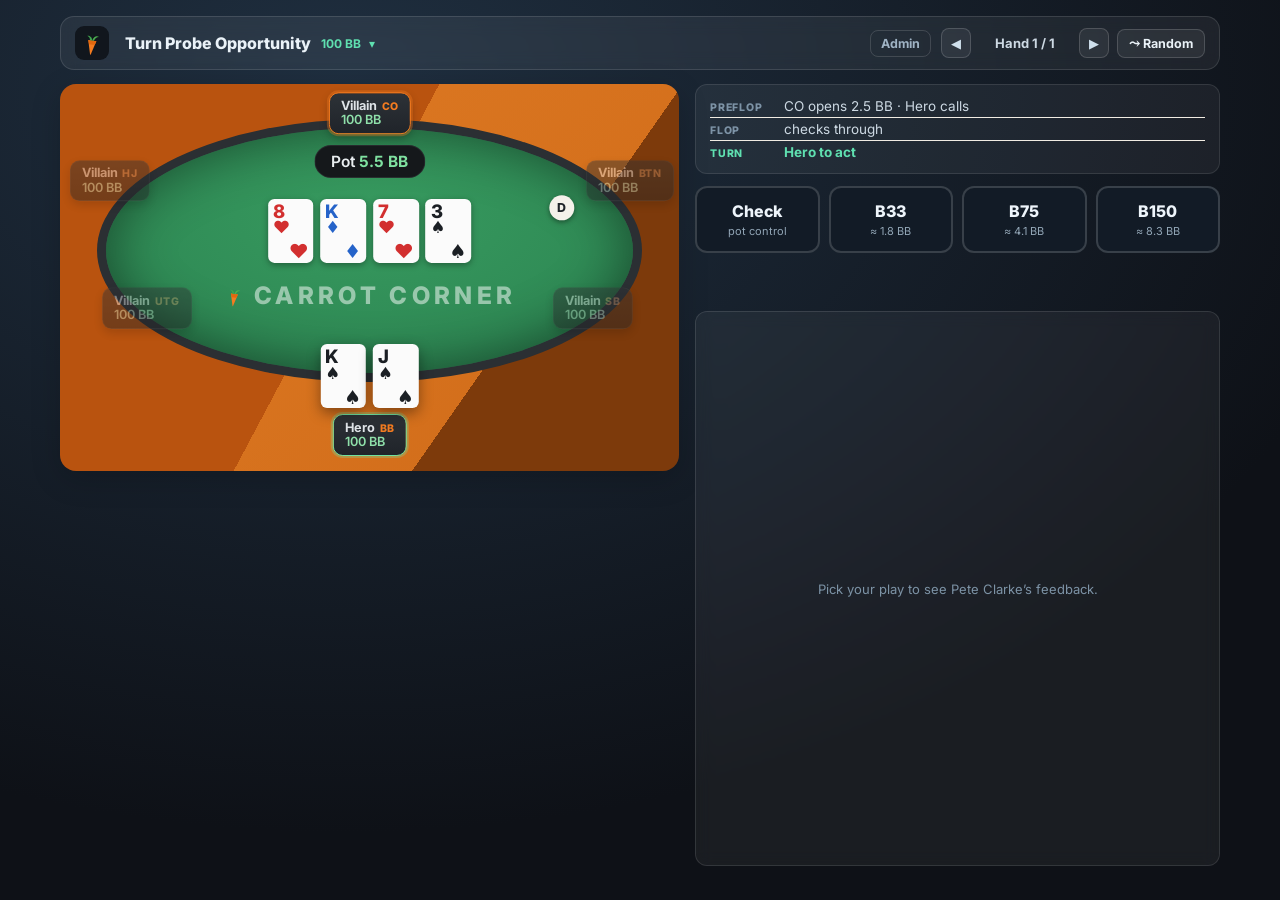
<file: index.html>
<!DOCTYPE html>
<html lang="en">
<head>
  <meta charset="UTF-8" />
  <meta name="viewport" content="width=device-width, initial-scale=1.0" />
  <title>Carrot Corner Trainer</title>
  <link rel="preconnect" href="https://fonts.googleapis.com" />
  <link rel="preconnect" href="https://fonts.gstatic.com" crossorigin />
  <link href="https://fonts.googleapis.com/css2?family=Inter:wght@400;500;600;700;800&display=swap" rel="stylesheet" />
  <link rel="stylesheet" href="styles.css" />
</head>
<body class="midnight">
  <div class="tapp">
    <header class="tbanner">
      <div class="tbanner__brand">
        <span class="tbanner__logo" aria-hidden="true">
          <svg viewBox="0 0 64 64" width="26" height="26">
            <g transform="rotate(8 32 32)">
              <path d="M22 26 L42 26 L33 60 Q32 63 31 60 Z" fill="#F47C20"/>
              <path d="M22 26 L42 26 L39 36 L25 36 Z" fill="#E2680F"/>
              <path d="M32 26 C30 16 22 14 18 16 C24 18 26 22 26 26 Z" fill="#3FA34D"/>
              <path d="M32 26 C34 14 42 12 47 15 C40 16 37 21 36 26 Z" fill="#4CAF50"/>
            </g>
          </svg>
        </span>
        <button class="tbanner__theme" id="themeBtn">
          <span id="themeName">Turn Probe Opportunity</span>
          <span class="tbanner__meta" id="themeMeta"></span>
          <span class="tbanner__chev">▾</span>
        </button>
        <div class="tbanner__menu" id="themeMenu" hidden></div>
      </div>
      <div class="tbanner__nav">
        <a class="tbanner__admin" href="admin.html">Admin</a>
        <button class="tnavbtn" id="prevBtn" aria-label="Previous hand">◀</button>
        <span class="tcount" id="handCount">—</span>
        <button class="tnavbtn" id="nextBtn" aria-label="Next hand">▶</button>
        <button class="tshuffle" id="randomBtn">⤳ Random</button>
      </div>
    </header>

    <div class="tempty" id="empty" hidden>
      <h2>No hands yet</h2>
      <p>Head to the <a href="admin.html">Admin page</a> to add the first spot.</p>
    </div>

    <main class="tmain" id="layout">
      <div class="tgrid">
        <div class="table" id="table"></div>
        <div class="tside">
          <div class="trecap" id="recap"></div>
          <div class="tanswers" id="answers"></div>
          <div class="tlegend" id="legend"></div>
          <div class="tcoach" id="coach"></div>
        </div>
      </div>
    </main>
  </div>

  <script src="table.js"></script>
  <script src="app.js"></script>
</body>
</html>
</file>
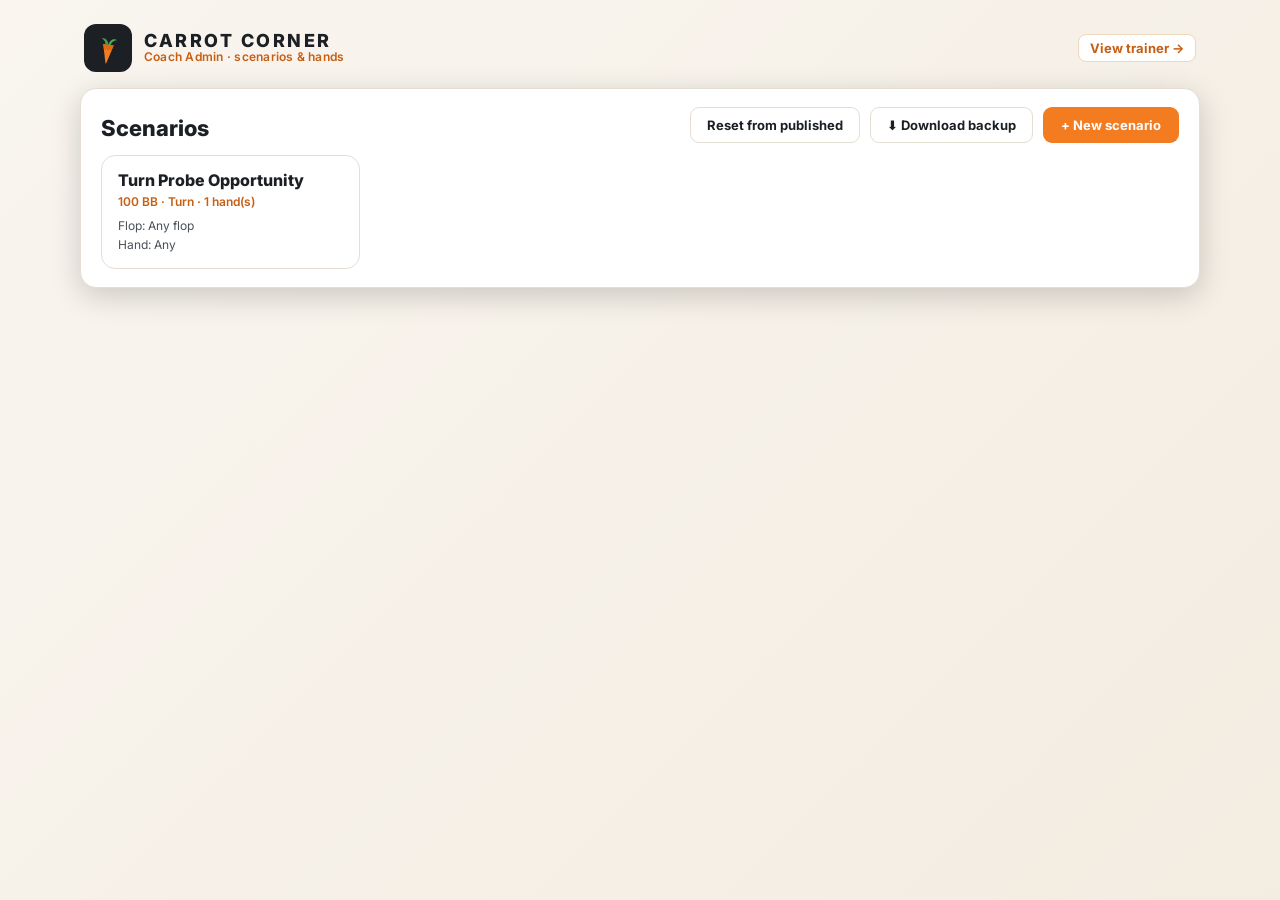
<file: admin.html>
<!DOCTYPE html>
<html lang="en">
<head>
  <meta charset="UTF-8" />
  <meta name="viewport" content="width=device-width, initial-scale=1.0" />
  <title>Carrot Corner Trainer — Admin</title>
  <link rel="preconnect" href="https://fonts.googleapis.com" />
  <link rel="preconnect" href="https://fonts.gstatic.com" crossorigin />
  <link href="https://fonts.googleapis.com/css2?family=Inter:wght@400;500;600;700;800&display=swap" rel="stylesheet" />
  <link rel="stylesheet" href="styles.css" />
</head>
<body>
  <div class="app">
    <header class="brand">
      <div class="brand__logo" aria-hidden="true">
        <svg viewBox="0 0 64 64" width="34" height="34">
          <g transform="rotate(8 32 32)">
            <path d="M22 26 L42 26 L33 60 Q32 63 31 60 Z" fill="#F47C20"/>
            <path d="M22 26 L42 26 L39 36 L25 36 Z" fill="#E2680F"/>
            <path d="M32 26 C30 16 22 14 18 16 C24 18 26 22 26 26 Z" fill="#3FA34D"/>
            <path d="M32 26 C34 14 42 12 47 15 C40 16 37 21 36 26 Z" fill="#4CAF50"/>
          </g>
        </svg>
      </div>
      <div class="brand__text">
        <span class="brand__name">CARROT CORNER</span>
        <span class="brand__tag">Coach Admin · scenarios &amp; hands</span>
      </div>
      <div class="brand__right">
        <a class="admin-link" href="index.html">View trainer →</a>
      </div>
    </header>

    <div id="adminRoot"></div>
  </div>

  <script src="poker.js"></script>
  <script src="table.js"></script>
  <script src="admin.js"></script>
</body>
</html>
</file>
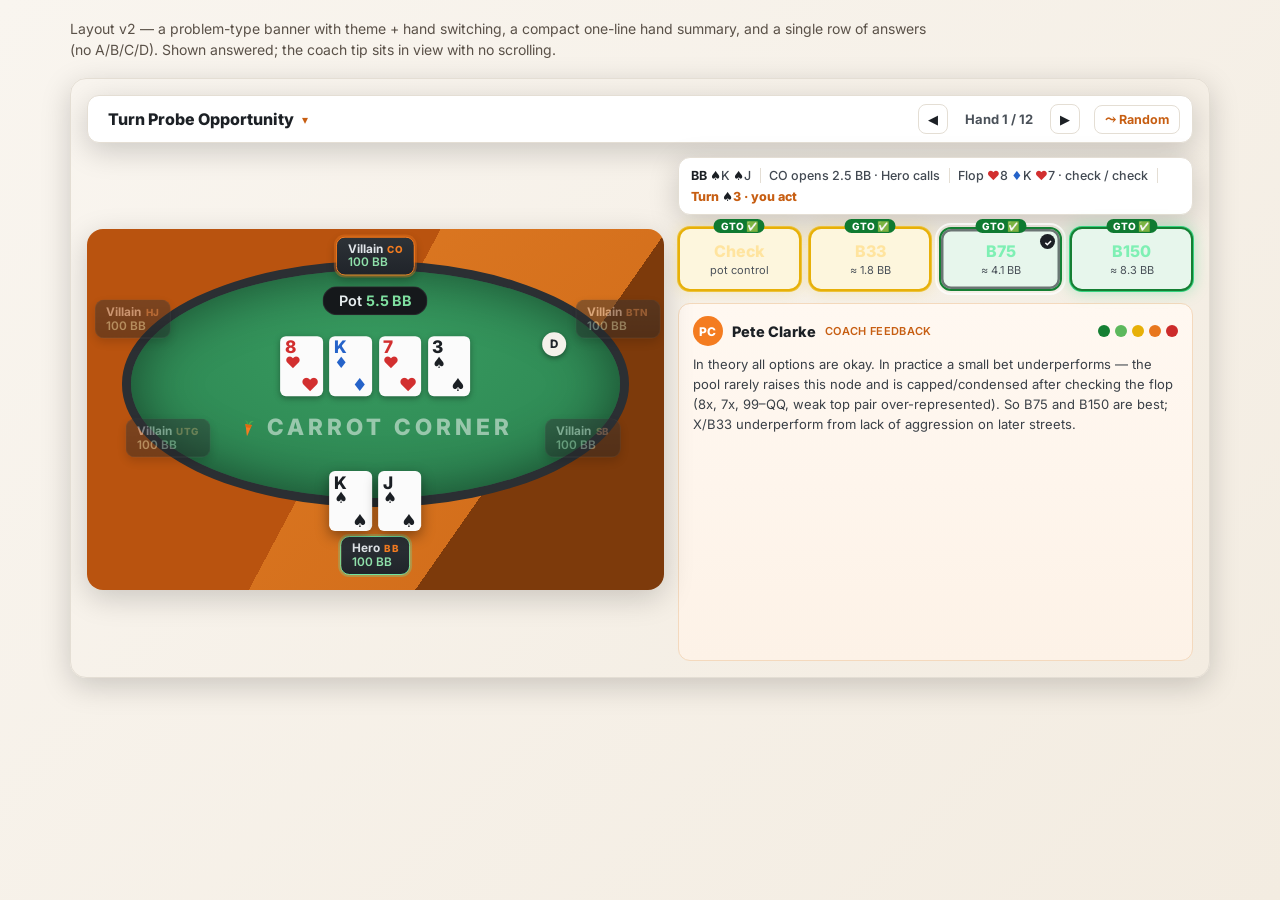
<file: layout2.html>
<!DOCTYPE html>
<html lang="en">
<head>
  <meta charset="UTF-8" />
  <meta name="viewport" content="width=device-width, initial-scale=1.0" />
  <title>Layout v2</title>
  <link href="https://fonts.googleapis.com/css2?family=Inter:wght@400;500;600;700;800&display=swap" rel="stylesheet" />
  <link rel="stylesheet" href="styles.css" />
  <link rel="stylesheet" href="layout2.css" />
</head>
<body>
  <div class="app app--wide">
    <p class="vintro">
      Layout v2 — a problem-type banner with theme + hand switching, a compact one-line
      hand summary, and a single row of answers (no A/B/C/D). Shown answered; the coach tip
      sits in view with no scrolling.
    </p>

    <div class="screen">
      <div class="v2">
        <!-- banner -->
        <header class="v2__banner">
          <button class="v2__theme">Turn Probe Opportunity <span class="v2__chev">▾</span></button>
          <div class="v2__nav">
            <button class="v2__navbtn" aria-label="Previous hand">◀</button>
            <span class="v2__count">Hand 1 / 12</span>
            <button class="v2__navbtn" aria-label="Next hand">▶</button>
            <button class="v2__shuffle">⤳ Random</button>
          </div>
        </header>

        <!-- body: table + interaction -->
        <div class="v2__body">
          <div class="table v2__table"></div>

          <div class="v2__panel">
            <!-- compact hand summary -->
            <div class="hud">
              <span class="hud__seg"><b>BB</b> <span class="suit-s">♠</span>K <span class="suit-s">♠</span>J</span>
              <span class="hud__seg">CO opens 2.5 BB · Hero calls</span>
              <span class="hud__seg">Flop <span class="suit-h">♥</span>8 <span class="suit-d">♦</span>K <span class="suit-h">♥</span>7 · check / check</span>
              <span class="hud__seg hud__seg--live">Turn <span class="suit-s">♠</span>3 · you act</span>
            </div>

            <!-- answers: one row, no keys -->
            <div class="v2__answers"></div>

            <!-- coach -->
            <div class="v2__coach">
              <div class="v2__coachhead">
                <span class="feedback__avatar">PC</span>
                <span class="feedback__name v2__author"></span>
                <span class="feedback__role">Coach feedback</span>
                <span class="v2__legend">
                  <i class="dot s-best"></i><i class="dot s-good"></i><i class="dot s-okay"></i><i class="dot s-mistake"></i><i class="dot s-horrible"></i>
                </span>
              </div>
              <p class="v2__fbtext"></p>
            </div>
          </div>
        </div>
      </div>
    </div>
  </div>

  <script src="table.js"></script>
  <script src="layout2.js"></script>
</body>
</html>
</file>
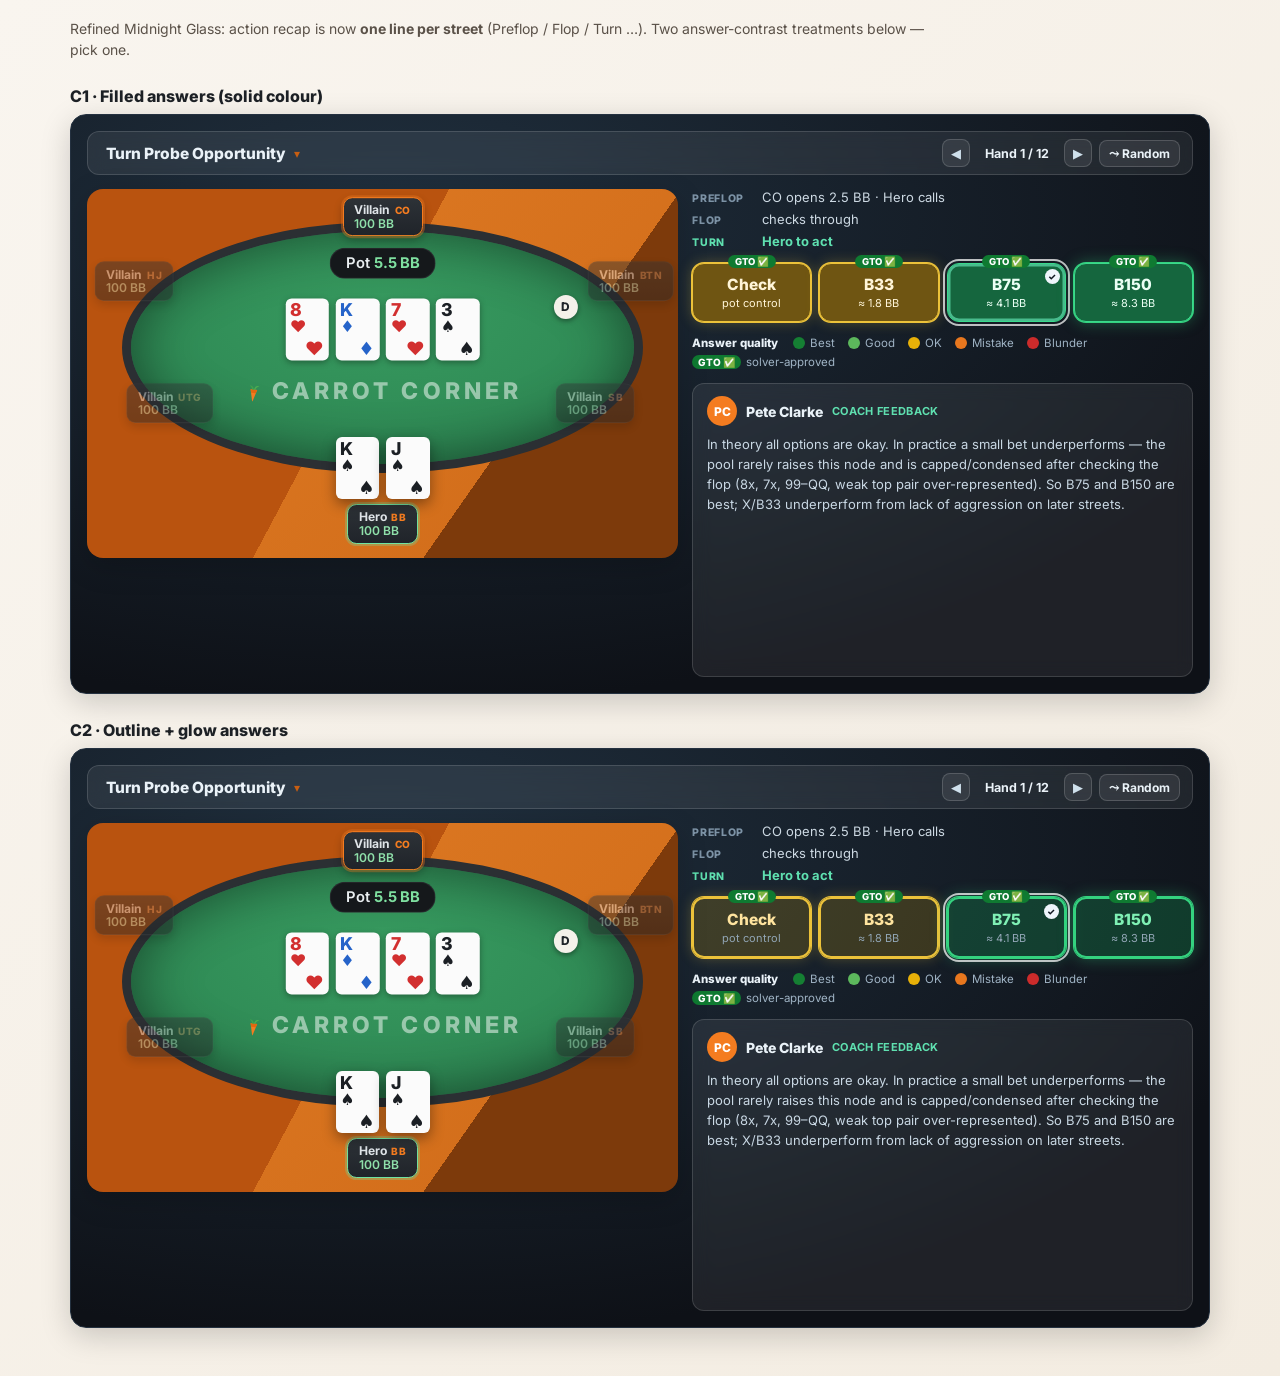
<file: layout4.html>
<!DOCTYPE html>
<html lang="en">
<head>
  <meta charset="UTF-8" />
  <meta name="viewport" content="width=device-width, initial-scale=1.0" />
  <title>Midnight Glass — refined</title>
  <link href="https://fonts.googleapis.com/css2?family=Inter:wght@400;500;600;700;800&display=swap" rel="stylesheet" />
  <link rel="stylesheet" href="styles.css" />
  <link rel="stylesheet" href="layouts3.css" />
  <link rel="stylesheet" href="layout4.css" />
</head>
<body>
  <div class="app app--wide">
    <p class="vintro">
      Refined Midnight Glass: action recap is now <b>one line per street</b> (Preflop / Flop /
      Turn …). Two answer-contrast treatments below — pick one.
    </p>

    <h3 class="ld-h">C1 · Filled answers (solid colour)</h3>
    <div class="screen screen--midnight"><div class="ld v-C c1"></div></div>

    <h3 class="ld-h">C2 · Outline + glow answers</h3>
    <div class="screen screen--midnight"><div class="ld v-C c2"></div></div>
  </div>

  <script src="table.js"></script>
  <script src="layout4.js"></script>
</body>
</html>
</file>
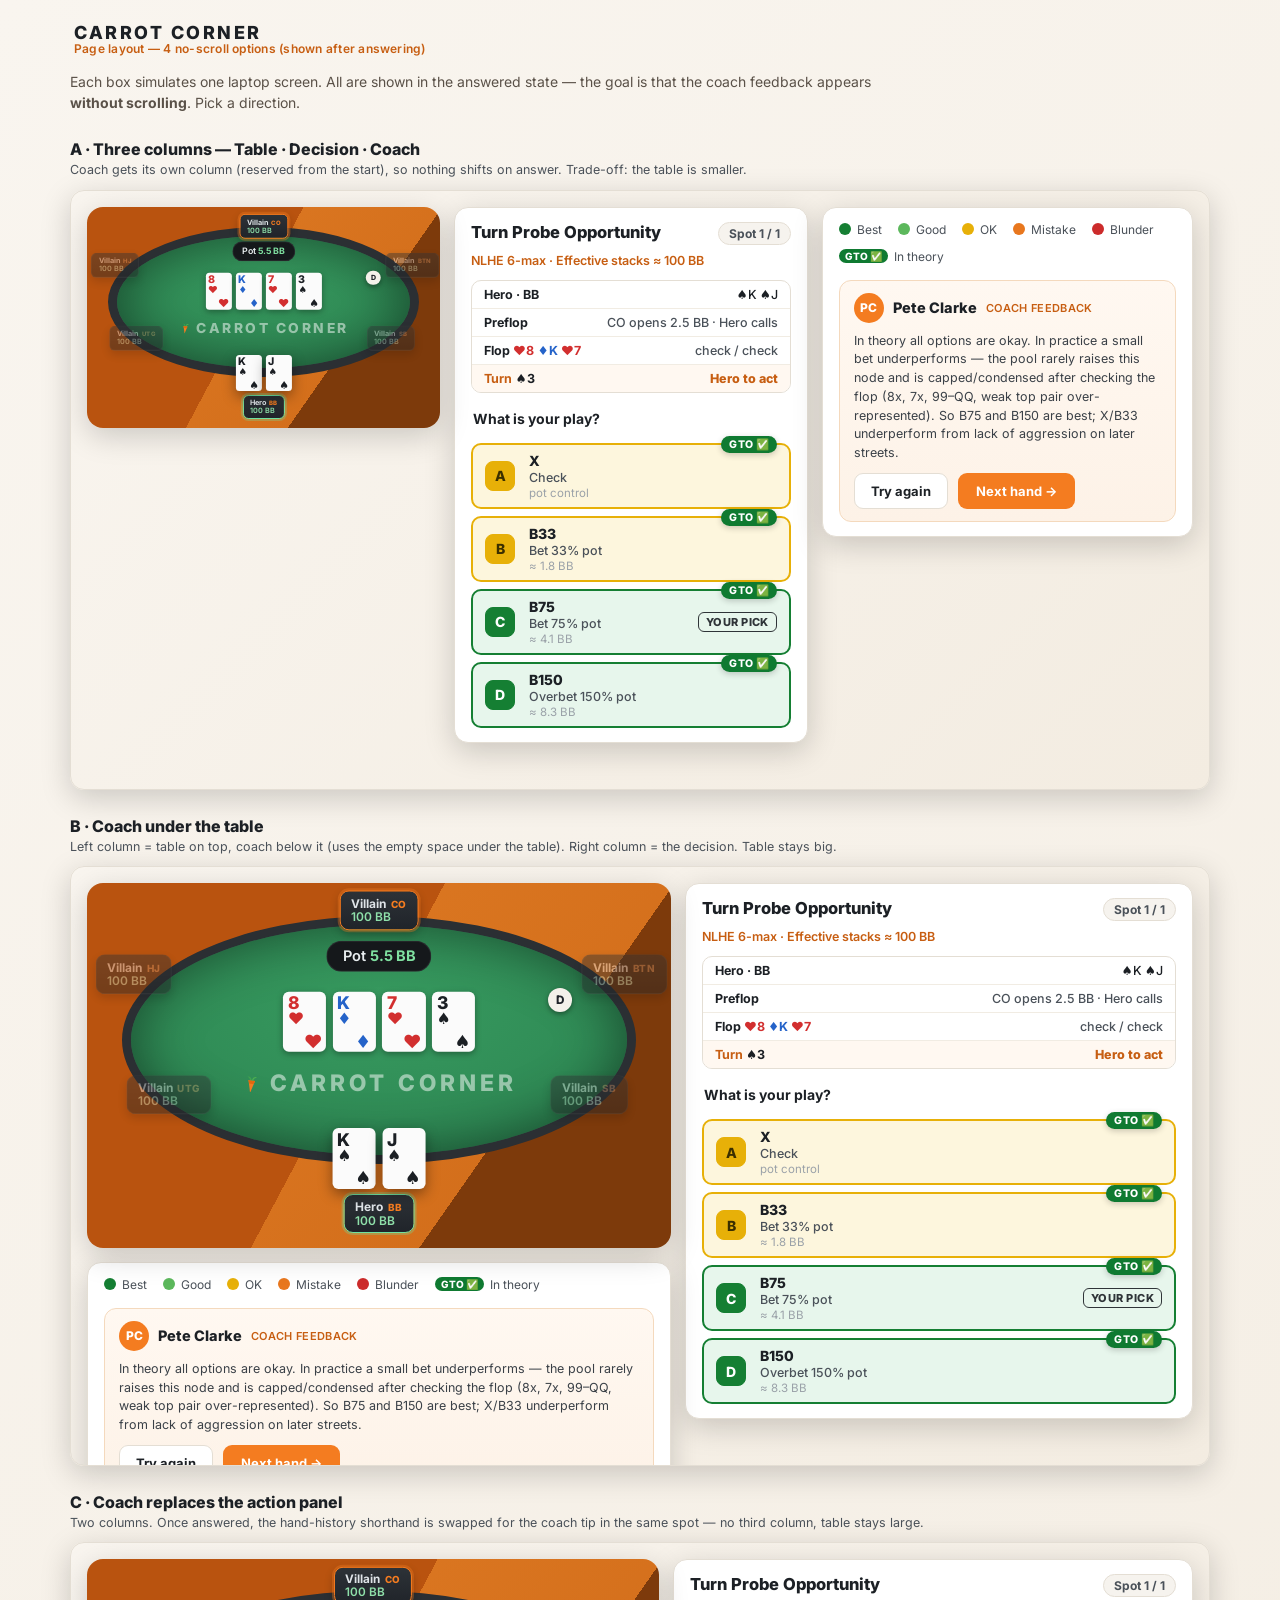
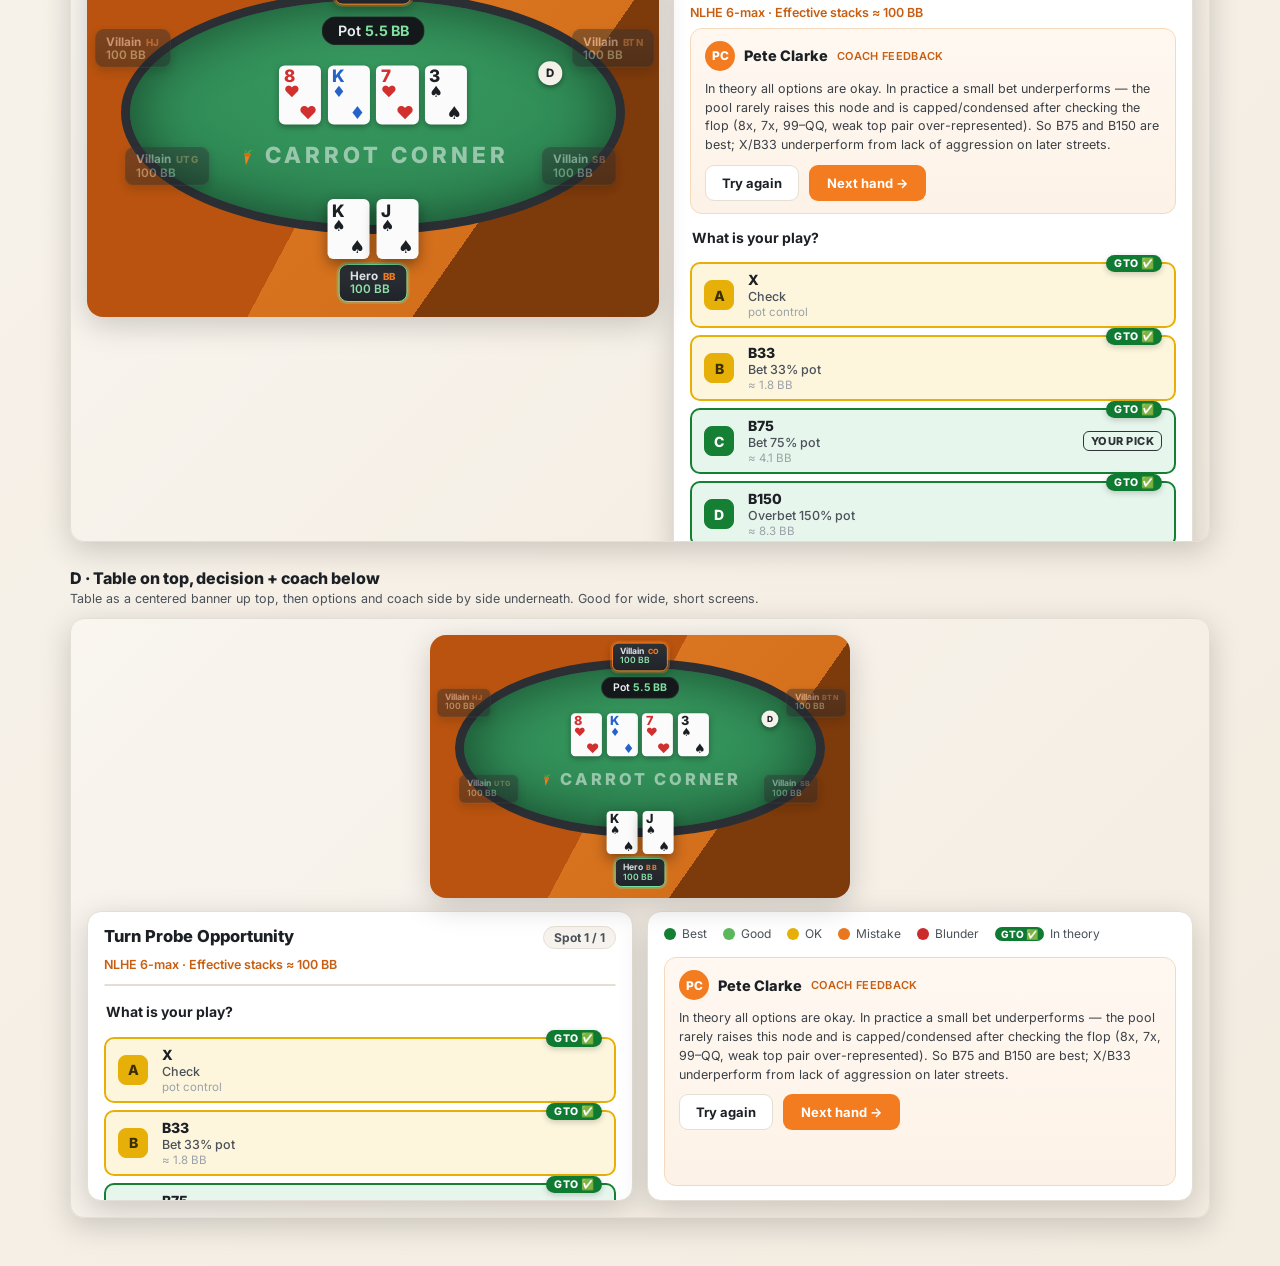
<file: layouts.html>
<!DOCTYPE html>
<html lang="en">
<head>
  <meta charset="UTF-8" />
  <meta name="viewport" content="width=device-width, initial-scale=1.0" />
  <title>Page layout options</title>
  <link href="https://fonts.googleapis.com/css2?family=Inter:wght@400;500;600;700;800&display=swap" rel="stylesheet" />
  <link rel="stylesheet" href="styles.css" />
  <link rel="stylesheet" href="layouts.css" />
</head>
<body>
  <div class="app app--wide">
    <header class="brand">
      <div class="brand__text">
        <span class="brand__name">CARROT CORNER</span>
        <span class="brand__tag">Page layout — 4 no-scroll options (shown after answering)</span>
      </div>
    </header>
    <p class="vintro">
      Each box simulates one laptop screen. All are shown in the answered state — the goal
      is that the coach feedback appears <b>without scrolling</b>. Pick a direction.
    </p>

    <h3 class="ld__title">A · Three columns — Table · Decision · Coach</h3>
    <p class="ld__desc">Coach gets its own column (reserved from the start), so nothing shifts on answer. Trade-off: the table is smaller.</p>
    <div class="screen"><div class="layoutdemo A">
      <div class="table ld__table"></div><div class="ld__decision"></div><div class="ld__coach"></div>
    </div></div>

    <h3 class="ld__title">B · Coach under the table</h3>
    <p class="ld__desc">Left column = table on top, coach below it (uses the empty space under the table). Right column = the decision. Table stays big.</p>
    <div class="screen"><div class="layoutdemo B">
      <div class="table ld__table"></div><div class="ld__decision"></div><div class="ld__coach"></div>
    </div></div>

    <h3 class="ld__title">C · Coach replaces the action panel</h3>
    <p class="ld__desc">Two columns. Once answered, the hand-history shorthand is swapped for the coach tip in the same spot — no third column, table stays large.</p>
    <div class="screen"><div class="layoutdemo C">
      <div class="table ld__table"></div><div class="ld__decision"></div>
    </div></div>

    <h3 class="ld__title">D · Table on top, decision + coach below</h3>
    <p class="ld__desc">Table as a centered banner up top, then options and coach side by side underneath. Good for wide, short screens.</p>
    <div class="screen"><div class="layoutdemo D">
      <div class="table ld__table"></div><div class="ld__decision"></div><div class="ld__coach"></div>
    </div></div>
  </div>

  <script src="table.js"></script>
  <script src="layouts.js"></script>
</body>
</html>
</file>
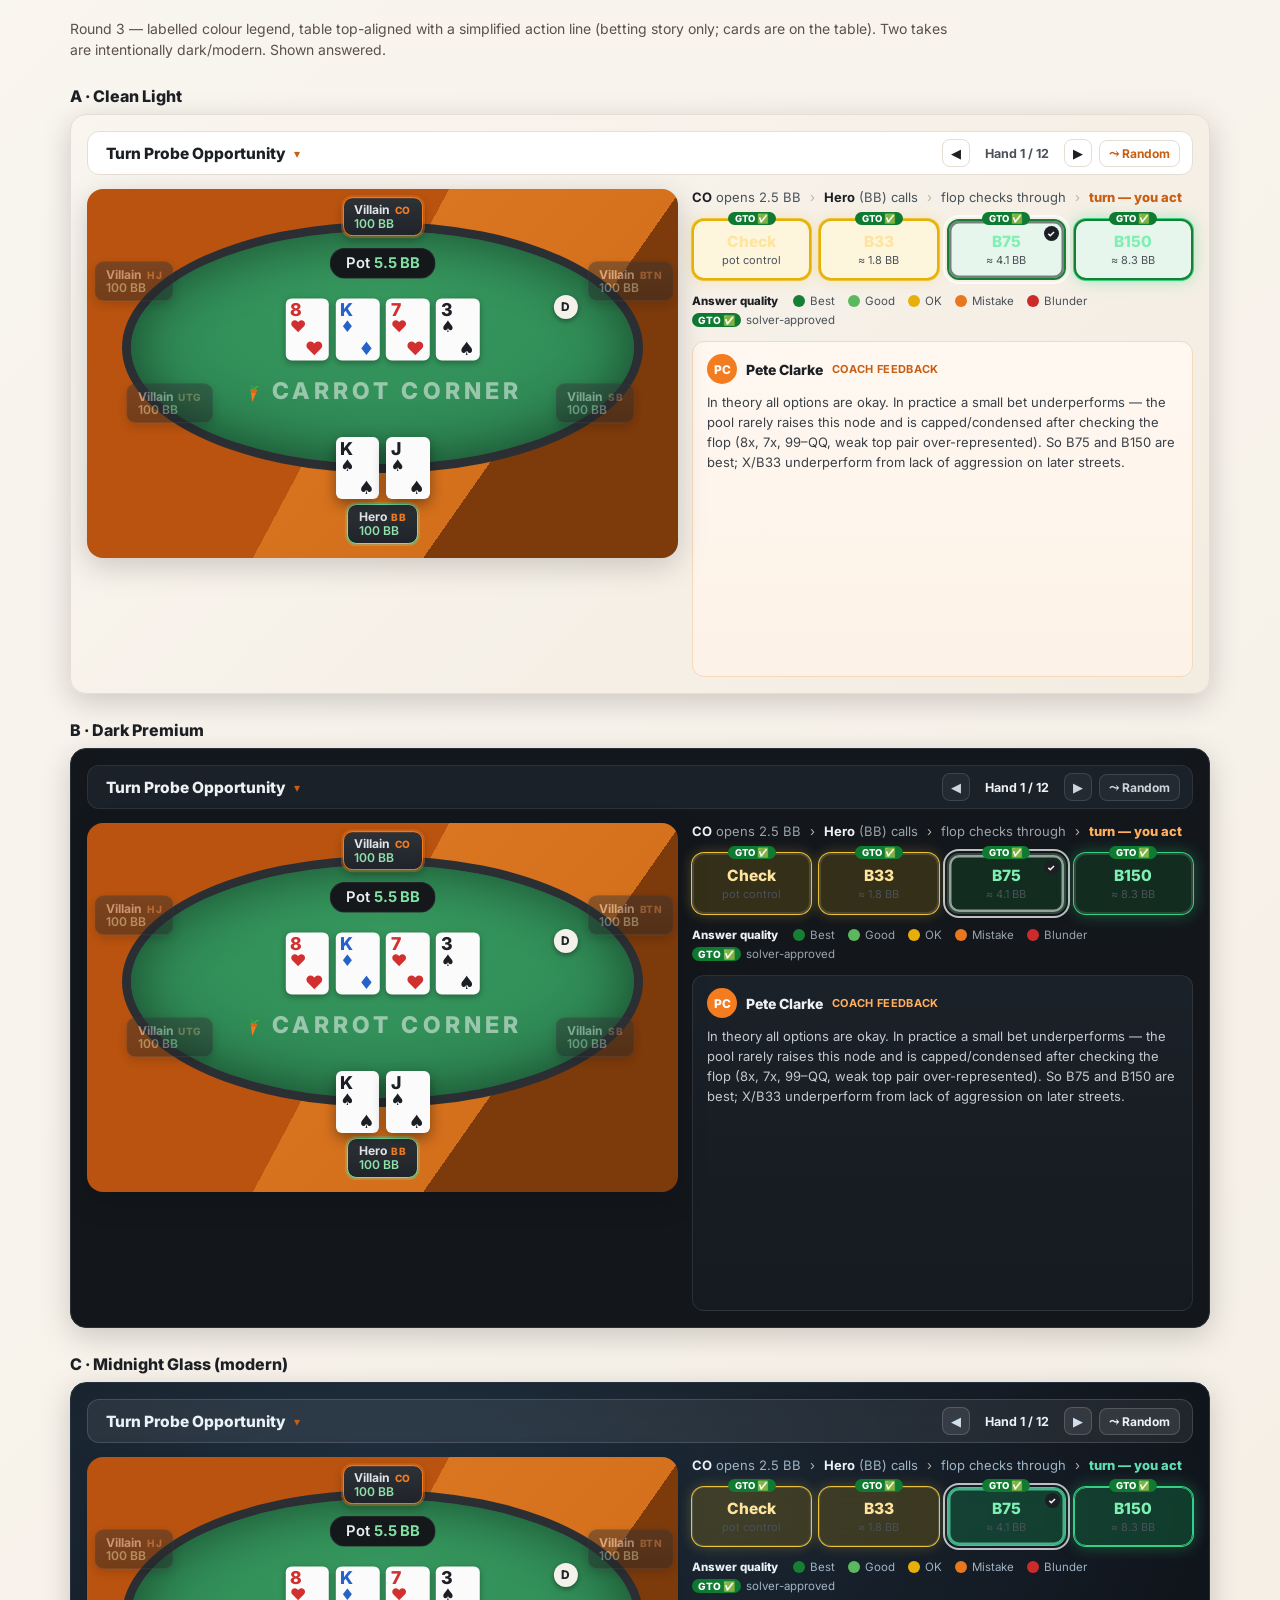
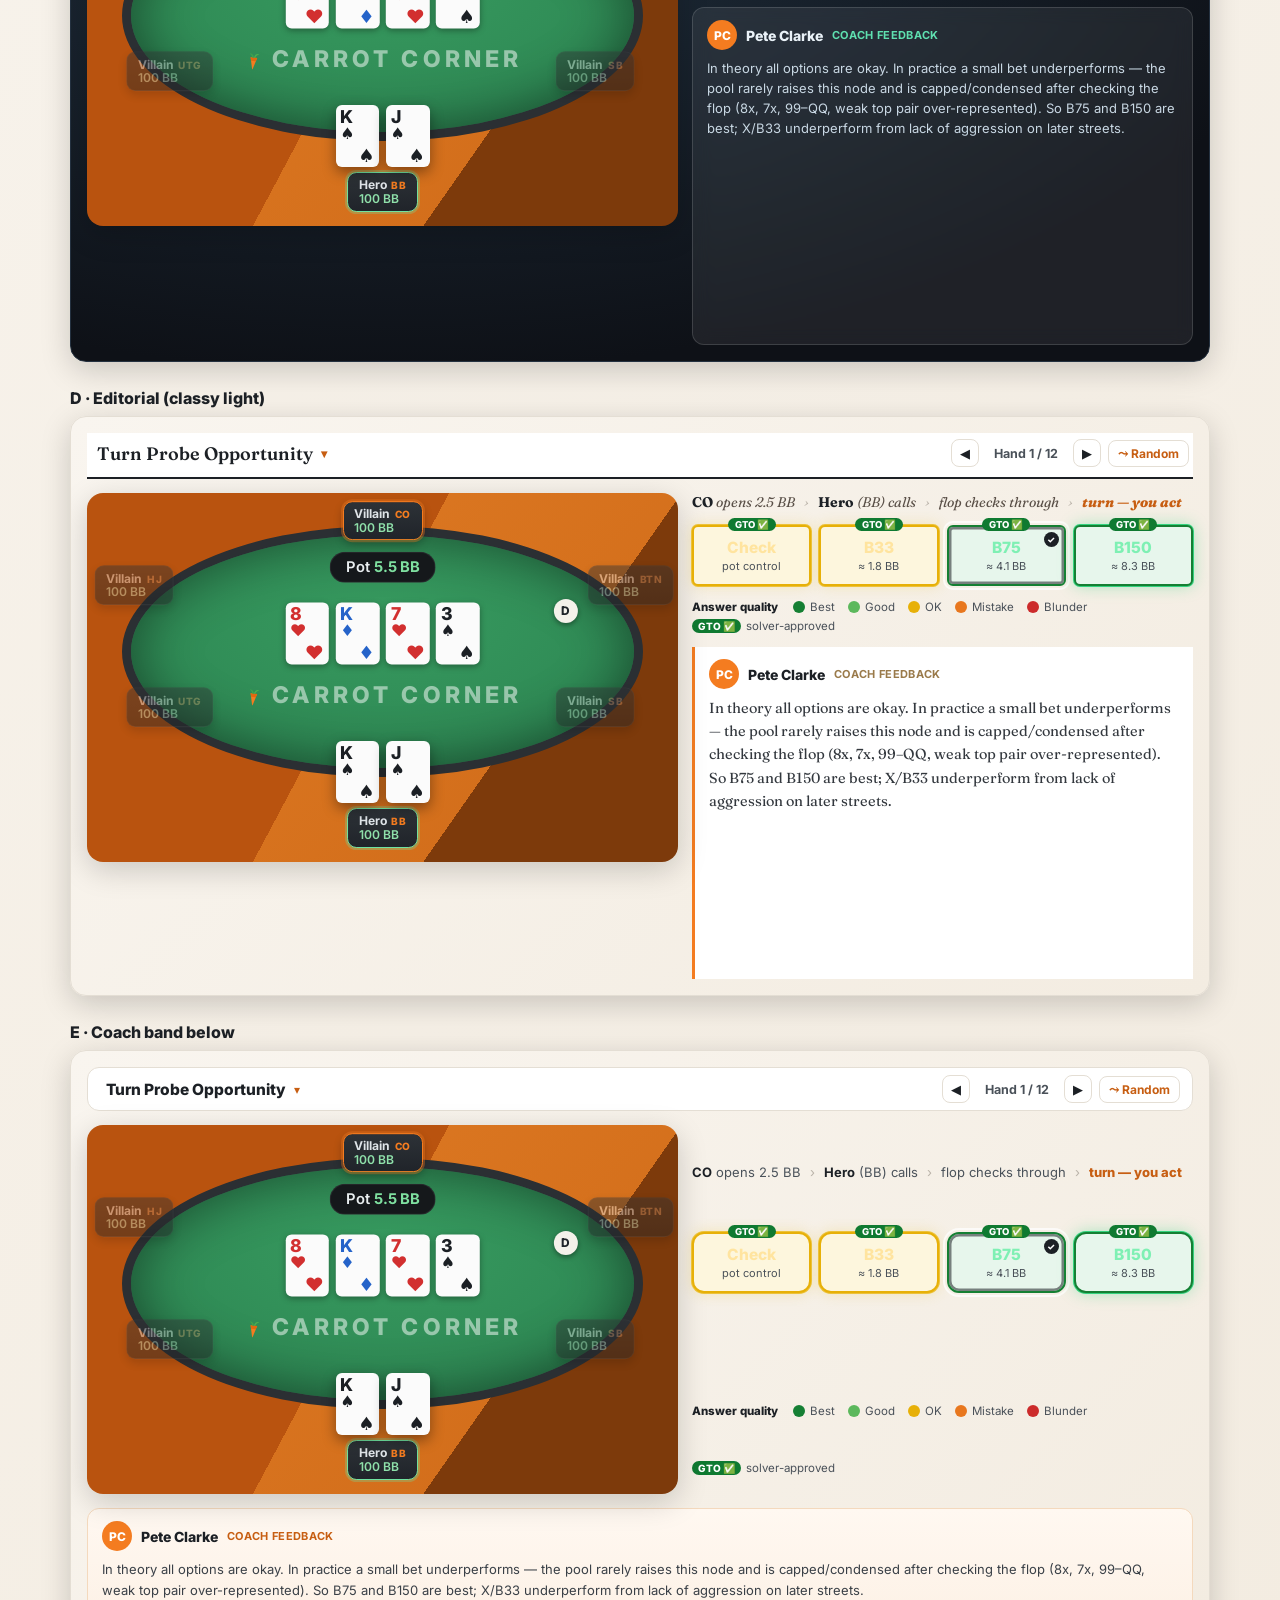
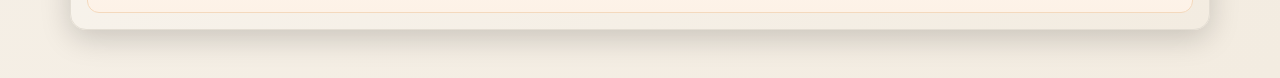
<file: layouts3.html>
<!DOCTYPE html>
<html lang="en">
<head>
  <meta charset="UTF-8" />
  <meta name="viewport" content="width=device-width, initial-scale=1.0" />
  <title>Layout variations — round 3</title>
  <link href="https://fonts.googleapis.com/css2?family=Inter:wght@400;500;600;700;800&family=Fraunces:opsz,wght@9..144,500;9..144,600&display=swap" rel="stylesheet" />
  <link rel="stylesheet" href="styles.css" />
  <link rel="stylesheet" href="layouts3.css" />
</head>
<body>
  <div class="app app--wide">
    <p class="vintro">
      Round 3 — labelled colour legend, table top-aligned with a simplified action line
      (betting story only; cards are on the table). Two takes are intentionally dark/modern.
      Shown answered.
    </p>

    <h3 class="ld-h">A · Clean Light</h3>
    <div class="screen"><div class="ld v-A"></div></div>

    <h3 class="ld-h">B · Dark Premium</h3>
    <div class="screen screen--dark"><div class="ld v-B"></div></div>

    <h3 class="ld-h">C · Midnight Glass (modern)</h3>
    <div class="screen screen--midnight"><div class="ld v-C"></div></div>

    <h3 class="ld-h">D · Editorial (classy light)</h3>
    <div class="screen"><div class="ld v-D"></div></div>

    <h3 class="ld-h">E · Coach band below</h3>
    <div class="screen"><div class="ld v-E"></div></div>
  </div>

  <script src="table.js"></script>
  <script src="layouts3.js"></script>
</body>
</html>
</file>
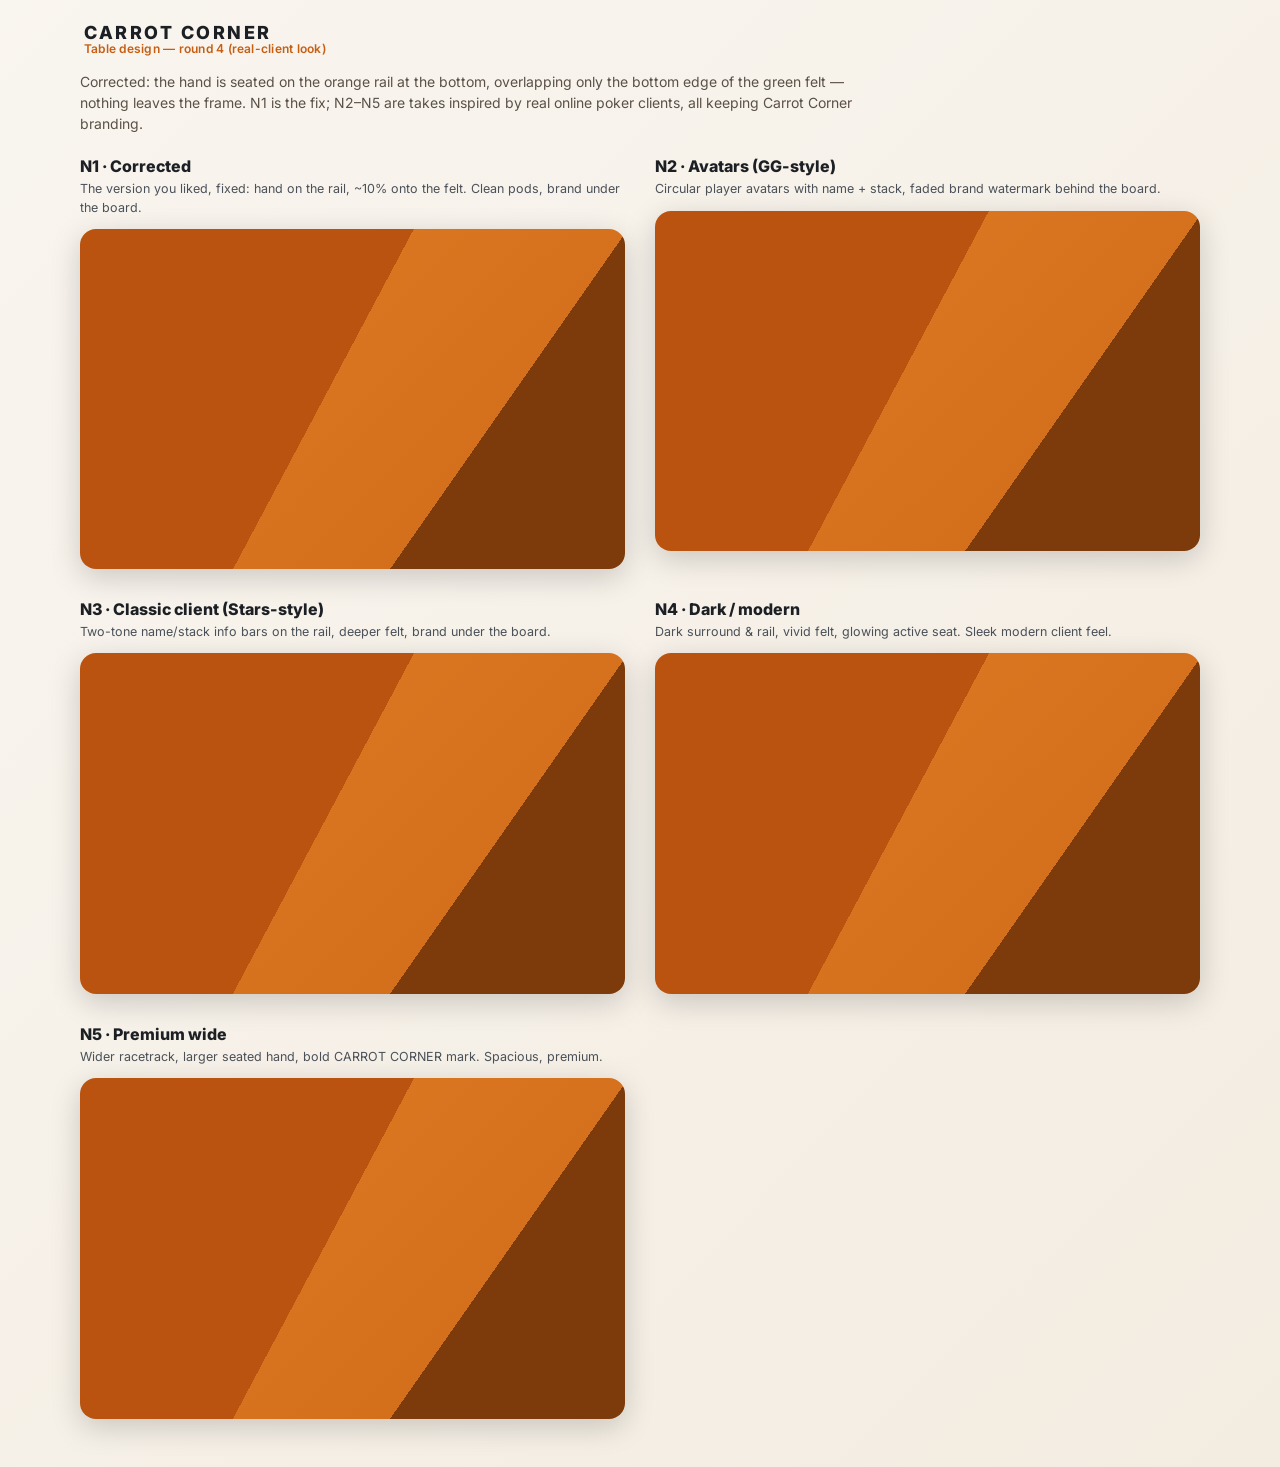
<file: variations.html>
<!DOCTYPE html>
<html lang="en">
<head>
  <meta charset="UTF-8" />
  <meta name="viewport" content="width=device-width, initial-scale=1.0" />
  <title>Table design variations — round 4</title>
  <link href="https://fonts.googleapis.com/css2?family=Inter:wght@400;500;600;700;800&display=swap" rel="stylesheet" />
  <link rel="stylesheet" href="styles.css" />
  <link rel="stylesheet" href="variations.css" />
</head>
<body>
  <div class="app">
    <header class="brand">
      <div class="brand__text">
        <span class="brand__name">CARROT CORNER</span>
        <span class="brand__tag">Table design — round 4 (real-client look)</span>
      </div>
    </header>

    <p class="vintro">
      Corrected: the hand is seated on the orange rail at the bottom, overlapping only the
      bottom edge of the green felt — nothing leaves the frame. N1 is the fix; N2–N5 are
      takes inspired by real online poker clients, all keeping Carrot Corner branding.
    </p>

    <div class="gallery">
      <section class="variation n1">
        <div class="variation__head">
          <h3>N1 · Corrected</h3>
          <p>The version you liked, fixed: hand on the rail, ~10% onto the felt. Clean pods, brand under the board.</p>
        </div>
        <div class="table"></div>
      </section>

      <section class="variation n2">
        <div class="variation__head">
          <h3>N2 · Avatars (GG-style)</h3>
          <p>Circular player avatars with name + stack, faded brand watermark behind the board.</p>
        </div>
        <div class="table"></div>
      </section>

      <section class="variation n3">
        <div class="variation__head">
          <h3>N3 · Classic client (Stars-style)</h3>
          <p>Two-tone name/stack info bars on the rail, deeper felt, brand under the board.</p>
        </div>
        <div class="table"></div>
      </section>

      <section class="variation n4">
        <div class="variation__head">
          <h3>N4 · Dark / modern</h3>
          <p>Dark surround &amp; rail, vivid felt, glowing active seat. Sleek modern client feel.</p>
        </div>
        <div class="table"></div>
      </section>

      <section class="variation n5">
        <div class="variation__head">
          <h3>N5 · Premium wide</h3>
          <p>Wider racetrack, larger seated hand, bold CARROT CORNER mark. Spacious, premium.</p>
        </div>
        <div class="table"></div>
      </section>
    </div>
  </div>

  <script src="table.js"></script>
  <script src="variations.js"></script>
</body>
</html>
</file>
<file: styles.css>
/* ============================================================================
 * Carrot Corner Trainer — styles
 * ==========================================================================*/

:root {
  --carrot:       #F47C20;
  --carrot-dark:  #C75E12;
  --carrot-deep:  #8f3f0c;

  --felt:         #2f8a55;
  --felt-dark:    #1c5e3a;
  --rail:         #3a3f44;
  --rail-light:   #565c63;

  --ink:          #1c2025;
  --ink-soft:     #4a5159;
  --paper:        #ffffff;
  --paper-2:      #f6f3ee;
  --line:         #e4ded4;

  --card-red:     #d22f2f;
  --card-dark:    #1b1f24;

  /* four-colour deck */
  --suit-s:       #1b1f24;  /* spades  — black */
  --suit-h:       #d22f2f;  /* hearts  — red   */
  --suit-d:       #2563c9;  /* diamonds— blue  */
  --suit-c:       #1f9d4d;  /* clubs   — green */

  /* answer scoring */
  --s-best:       #157f33;
  --s-good:       #5cb85c;
  --s-okay:       #e7b008;
  --s-mistake:    #e8771e;
  --s-horrible:   #cc2b2b;

  --shadow:       0 8px 30px rgba(0,0,0,.18);
  --radius:       16px;
}

* { box-sizing: border-box; }

html, body {
  margin: 0;
  padding: 0;
  font-family: "Inter", system-ui, -apple-system, Segoe UI, Roboto, sans-serif;
  color: var(--ink);
  background:
    linear-gradient(135deg, #f9f5ef 0%, #f3ece1 100%);
  min-height: 100vh;
}

.app {
  max-width: 1160px;
  margin: 0 auto;
  padding: 18px 20px 48px;
}

/* ---- Brand header -------------------------------------------------------- */
.brand {
  display: flex;
  align-items: center;
  gap: 12px;
  padding: 6px 4px 16px;
}
.brand__logo {
  display: grid;
  place-items: center;
  width: 48px; height: 48px;
  background: var(--ink);
  border-radius: 12px;
}
.brand__text { display: flex; flex-direction: column; line-height: 1.05; }
.brand__name {
  font-weight: 800; letter-spacing: .14em; font-size: 18px; color: var(--ink);
}
.brand__tag { font-size: 12px; color: var(--carrot-dark); font-weight: 600; letter-spacing: .02em; }

/* ---- Layout -------------------------------------------------------------- */
.layout {
  display: grid;
  grid-template-columns: minmax(0, 1.05fr) minmax(0, 0.95fr);
  gap: 22px;
  align-items: start;
}
@media (max-width: 920px) {
  .layout { grid-template-columns: 1fr; }
}
@media (min-width: 921px) {
  .spot { position: sticky; top: 16px; }
}

/* ============================================================================
 * The poker table (CSS recreation of the Carrot Corner felt)
 * ==========================================================================*/
.spot { position: relative; }

.table {
  position: relative;
  aspect-ratio: 16 / 10;
  border-radius: var(--radius);
  overflow: hidden;
  box-shadow: var(--shadow);
  /* angular orange background panels */
  background:
    linear-gradient(118deg, #b9530f 0%, #b9530f 46%, transparent 46%),
    linear-gradient(305deg, #7d3a0b 0%, #7d3a0b 30%, transparent 30%),
    linear-gradient(135deg, #e07c25 0%, #cf6a18 100%);
}

/* felt oval */
.felt {
  position: absolute;
  inset: 9% 7%;
  border-radius: 50% / 50%;
  background:
    radial-gradient(120% 120% at 50% 38%, #379a5f 0%, var(--felt) 42%, var(--felt-dark) 100%);
  border: 10px solid #2b2f33;
  box-shadow:
    inset 0 0 60px rgba(0,0,0,.45),
    0 0 0 3px rgba(255,255,255,.04);
}
.felt::after { /* subtle rail highlight */
  content: "";
  position: absolute; inset: -10px;
  border-radius: inherit;
  border: 2px solid rgba(255,255,255,.06);
  pointer-events: none;
}

/* watermark — sits below the board so it stays readable */
.felt__mark {
  position: absolute; left: 0; right: 0; top: 58%;
  text-align: center;
  font-weight: 800; letter-spacing: .22em;
  font-size: clamp(15px, 2.6vw, 28px);
  color: rgba(255,255,255,.12);
  user-select: none; pointer-events: none;
}

/* board + pot */
.board {
  position: absolute;
  left: 50%; top: 46%;
  transform: translate(-50%, -50%);
  display: flex; gap: 6px;
  z-index: 2;
}
.pot {
  position: absolute;
  left: 50%; top: 33%;
  transform: translate(-50%, -50%);
  background: #15181b;
  color: #e9eef0;
  font-weight: 700; font-size: clamp(10px, 1.4vw, 14px);
  padding: 5px 14px;
  border-radius: 999px;
  border: 1px solid rgba(255,255,255,.08);
  z-index: 3;
}
.pot small { color: #7fe0a0; font-weight: 600; }

/* playing cards */
.card {
  width: clamp(26px, 4.6vw, 46px);
  aspect-ratio: 5 / 7;
  background: #fbfbfb;
  border-radius: 5px;
  box-shadow: 0 2px 6px rgba(0,0,0,.35);
  display: flex; flex-direction: column;
  padding: 3px 4px;
  font-weight: 800;
  line-height: .95;
  position: relative;
}
.card .r { font-size: clamp(11px, 1.9vw, 19px); }
.card .s { font-size: clamp(10px, 1.7vw, 17px); align-self: flex-start; }

/* Four-colour deck: ♠ black · ♥ red · ♦ blue · ♣ green */
.suit-s, .card.suit-s { color: var(--suit-s); }
.suit-h, .card.suit-h { color: var(--suit-h); }
.suit-d, .card.suit-d { color: var(--suit-d); }
.suit-c, .card.suit-c { color: var(--suit-c); }
.card .pip {
  position: absolute; right: 4px; bottom: 2px;
  font-size: clamp(11px, 2vw, 20px);
}

/* hero hole cards sit a touch larger + raised */
.holecards { display: flex; gap: 5px; }
.holecards .card {
  width: clamp(30px, 5.2vw, 50px);
  box-shadow: 0 4px 10px rgba(0,0,0,.4);
}

/* seats */
.seat {
  position: absolute;
  z-index: 2;
  display: flex; flex-direction: column; align-items: center; gap: 5px;
  transform: translate(-50%, -50%);
}
.seat__pod {
  min-width: 92px;
  background: linear-gradient(#2d3237, #20242a);
  border: 1px solid rgba(255,255,255,.08);
  border-radius: 9px;
  padding: 6px 10px;
  text-align: center;
  color: #e7eb0;
  box-shadow: 0 4px 10px rgba(0,0,0,.3);
}
.seat__name {
  font-size: clamp(9px, 1.25vw, 12px);
  font-weight: 700; color: #dfe4e8;
  white-space: nowrap;
}
.seat__pos {
  display: inline-block;
  font-size: 9px; font-weight: 800; letter-spacing: .05em;
  color: var(--carrot); margin-left: 4px;
}
.seat__stack {
  font-size: clamp(9px, 1.2vw, 12px);
  font-weight: 600; color: #8fe0aa;
  margin-top: 1px;
}
.seat__note {
  font-size: 9px; color: #aeb6bd; margin-top: 2px;
  font-style: italic;
}
.seat.folded .seat__pod { opacity: .42; filter: saturate(.4); }
.seat.live .seat__pod {
  border-color: var(--carrot);
  box-shadow: 0 0 0 2px rgba(244,124,32,.35), 0 4px 10px rgba(0,0,0,.3);
}
.seat.hero .seat__pod {
  border-color: #6fe2a0;
  box-shadow: 0 0 0 2px rgba(111,226,160,.4), 0 4px 12px rgba(0,0,0,.35);
}

/* dealer button */
.dealer {
  position: absolute;
  width: 22px; height: 22px;
  border-radius: 50%;
  background: #f4f1ea; color: #20242a;
  font-size: 11px; font-weight: 800;
  display: grid; place-items: center;
  box-shadow: 0 2px 5px rgba(0,0,0,.4);
  z-index: 3;
}

/* seat anchor positions — symmetric ring around the oval */
.seat.topCenter   { left: 50%; top: 13%; }
.seat.topLeft     { left: 20%; top: 27%; }
.seat.topRight    { left: 80%; top: 27%; }
.seat.bottomLeft  { left: 20%; top: 73%; }
.seat.bottomRight { left: 80%; top: 73%; }
/* hero is anchored to the bottom edge so the hole cards are never clipped */
.seat.hero { left: 50%; top: auto; bottom: 4%; transform: translate(-50%, 0); }

.spot__caption {
  margin-top: 10px;
  font-size: 13px; color: var(--ink-soft); font-weight: 500;
  text-align: center;
}

/* ============================================================================
 * Quiz panel
 * ==========================================================================*/
.quiz {
  background: var(--paper);
  border: 1px solid var(--line);
  border-radius: var(--radius);
  box-shadow: var(--shadow);
  padding: 22px 22px 24px;
}
.quiz__head { display: flex; align-items: baseline; justify-content: space-between; gap: 10px; flex-wrap: wrap; }
.quiz__title { margin: 0; font-size: 21px; font-weight: 800; color: var(--ink); }
.quiz__stakes { margin: 0; font-size: 12.5px; font-weight: 600; color: var(--carrot-dark); }

.action {
  margin: 16px 0 4px;
  padding: 14px 16px;
  background: var(--paper-2);
  border-left: 4px solid var(--carrot);
  border-radius: 8px;
}
.action p { margin: 0 0 7px; font-size: 14.5px; line-height: 1.5; color: #353b42; }
.action p:last-child { margin-bottom: 0; }
.action b { color: var(--ink); }

/* compact hand-history shorthand */
.streets {
  margin: 16px 0 4px;
  border: 1px solid var(--line);
  border-radius: 10px;
  overflow: hidden;
}
.street {
  display: flex; align-items: baseline; justify-content: space-between; gap: 14px;
  padding: 9px 14px; font-size: 14px;
  border-bottom: 1px solid #f1ece3;
}
.street:last-child { border-bottom: none; }
.street__label { font-weight: 700; color: var(--ink); white-space: nowrap; }
.street__val { color: var(--ink-soft); font-weight: 500; text-align: right; }
.street.active { background: #fff8f1; }
.street.active .street__label { color: var(--carrot-dark); }
.street.active .street__val { color: var(--carrot-dark); font-weight: 800; }

.question {
  margin: 18px 2px 14px;
  font-size: 16.5px; font-weight: 700; line-height: 1.45; color: var(--ink);
}

/* options */
.options { display: grid; gap: 10px; }
.option {
  position: relative;
  display: flex; align-items: center; gap: 14px;
  width: 100%;
  text-align: left;
  background: #fff;
  border: 2px solid var(--line);
  border-radius: 12px;
  padding: 13px 16px;
  cursor: pointer;
  font: inherit;
  transition: border-color .12s, background .12s, transform .06s;
}
.option:hover:not(:disabled) { border-color: var(--carrot); transform: translateY(-1px); }
.option:disabled { cursor: default; }

.option__key {
  flex: 0 0 auto;
  width: 30px; height: 30px;
  display: grid; place-items: center;
  border-radius: 8px;
  background: var(--paper-2);
  border: 1px solid var(--line);
  font-weight: 800; font-size: 14px; color: var(--ink-soft);
}
.option__body { display: flex; flex-direction: column; gap: 1px; }
.option__code { font-weight: 800; font-size: 15.5px; color: var(--ink); }
.option__label { font-size: 12.5px; color: var(--ink-soft); font-weight: 500; }
.option__sub { font-size: 11.5px; color: #9aa1a8; }

/* GTO badge */
.option__gto {
  position: absolute;
  top: -11px; right: 12px;
  background: #0f7a31; color: #fff;
  font-size: 10.5px; font-weight: 800; letter-spacing: .03em;
  padding: 2px 8px; border-radius: 999px;
  box-shadow: 0 2px 6px rgba(0,0,0,.2);
  opacity: 0; transform: translateY(4px);
  transition: opacity .2s ease, transform .2s ease;
}
.answered .option__gto.show { opacity: 1; transform: translateY(0); }

/* selected marker */
.option__pick {
  margin-left: auto;
  font-size: 11px; font-weight: 800; letter-spacing: .04em;
  color: var(--ink); opacity: 0;
  border: 1px solid currentColor; border-radius: 6px; padding: 2px 7px;
}
.option.picked .option__pick { opacity: .9; }

/* scored colours (applied after answering) */
.answered .option { cursor: default; }
.option.score-best     { background: #e7f6ec; border-color: var(--s-best);     }
.option.score-good     { background: #eefaee; border-color: var(--s-good);     }
.option.score-okay     { background: #fdf6dd; border-color: var(--s-okay);     }
.option.score-mistake  { background: #fdeede; border-color: var(--s-mistake);  }
.option.score-horrible { background: #fbe6e6; border-color: var(--s-horrible); }

.option.score-best     .option__key { background: var(--s-best);     color:#fff; border-color: var(--s-best); }
.option.score-good     .option__key { background: var(--s-good);     color:#fff; border-color: var(--s-good); }
.option.score-okay     .option__key { background: var(--s-okay);     color:#3a2f00; border-color: var(--s-okay); }
.option.score-mistake  .option__key { background: var(--s-mistake);  color:#fff; border-color: var(--s-mistake); }
.option.score-horrible .option__key { background: var(--s-horrible); color:#fff; border-color: var(--s-horrible); }

/* legend */
.legend {
  display: flex; flex-wrap: wrap; gap: 12px 16px;
  margin: 16px 2px 4px;
  font-size: 12px; color: var(--ink-soft);
}
.legend__item { display: inline-flex; align-items: center; gap: 6px; }
.dot { width: 12px; height: 12px; border-radius: 50%; display: inline-block; }
.dot.s-best { background: var(--s-best); }
.dot.s-good { background: var(--s-good); }
.dot.s-okay { background: var(--s-okay); }
.dot.s-mistake { background: var(--s-mistake); }
.dot.s-horrible { background: var(--s-horrible); }
.gto-chip {
  background: #0f7a31; color:#fff; font-weight:800; font-size:10px;
  padding: 1px 6px; border-radius: 999px; font-style: normal;
}

/* feedback */
.feedback {
  margin-top: 18px;
  padding: 16px 18px;
  background: linear-gradient(#fff8f1, #fdf2e7);
  border: 1px solid #f4d9bd;
  border-radius: 12px;
}
.feedback__author { display: flex; align-items: center; gap: 9px; margin-bottom: 9px; }
.feedback__avatar {
  width: 30px; height: 30px; border-radius: 50%;
  background: var(--carrot); color:#fff;
  display: grid; place-items: center; font-weight: 800; font-size: 12px;
}
.feedback__name { font-weight: 800; font-size: 14.5px; color: var(--ink); }
.feedback__role { font-size: 11px; color: var(--carrot-dark); font-weight: 600; letter-spacing:.03em; text-transform: uppercase; }
.feedback__text { margin: 0; font-size: 14.5px; line-height: 1.6; color: #3a4047; }

.btn-reset {
  margin-top: 14px;
  background: var(--ink); color: #fff;
  border: none; border-radius: 9px;
  padding: 9px 18px; font: inherit; font-weight: 700; font-size: 13px;
  cursor: pointer;
}
.btn-reset:hover { background: #2b3036; }

[hidden] { display: none !important; }

/* ============================================================================
 * Poker table — N1 design.
 * Hero hand seated on the bottom rail; felt shows pot -> board -> CARROT CORNER.
 * Sized in container units (cqw = 1% of the table width) so it scales with the
 * table itself, identically at any window size / browser.
 * ==========================================================================*/
.nt.table {
  position: relative;
  aspect-ratio: 16 / 10;
  background: none; box-shadow: none; overflow: visible; border-radius: 0;
  container-type: inline-size;
}
.nt__frame {
  position: absolute; inset: 0;
  border-radius: var(--radius); overflow: hidden;
  background:
    linear-gradient(118deg, #b9530f 0%, #b9530f 46%, transparent 46%),
    linear-gradient(305deg, #7d3a0b 0%, #7d3a0b 30%, transparent 30%),
    linear-gradient(135deg, #e07c25 0%, #cf6a18 100%);
  box-shadow: var(--shadow);
}
.nt__felt {
  position: absolute; inset: 9% 6% 23% 6%;
  border-radius: 50% / 50%;
  background: radial-gradient(120% 130% at 50% 36%, #379a5f 0%, var(--felt) 42%, var(--felt-dark) 100%);
  border: 9px solid #2b2f33;
  box-shadow: inset 0 0 55px rgba(0,0,0,.45);
}
.nt__pot {
  position: absolute; left: 50%; top: 20%; transform: translate(-50%, -50%);
  background: #15181b; color: #e9eef0; font-weight: 600;
  border: 1px solid rgba(255,255,255,.08); z-index: 3; white-space: nowrap;
  font-size: 2.5cqw; padding: 0.9cqw 2.6cqw; border-radius: 99px;
}
.nt__pot b { color: #7fe0a0; font-weight: 700; }
.nt__board {
  position: absolute; left: 50%; top: 38%; transform: translate(-50%, -50%);
  display: flex; gap: 1.1cqw; z-index: 2;
}
.nt__brand {
  position: absolute; left: 0; right: 0; top: 51%;
  display: flex; align-items: center; justify-content: center; gap: 1.4cqw;
  color: rgba(255,255,255,.5); font-weight: 800; letter-spacing: .18em;
  font-size: 3.9cqw; pointer-events: none; z-index: 1;
}
.nt__brand svg { width: 3.6cqw; height: 3.6cqw; flex: 0 0 auto; }
.nt__seat { position: absolute; transform: translate(-50%, -50%); z-index: 2; }
.nt__seat.topCenter   { left: 50%; top: 7.5%; }
.nt__seat.topLeft     { left: 8%;  top: 25%; }
.nt__seat.topRight    { left: 92%; top: 25%; }
.nt__seat.bottomLeft  { left: 14%; top: 58%; }
.nt__seat.bottomRight { left: 86%; top: 58%; }
.nt__pod {
  display: inline-flex; align-items: center; gap: 1.3cqw;
  background: linear-gradient(#2d3237, #20242a);
  border: 1px solid rgba(255,255,255,.08); border-radius: 1.6cqw;
  padding: 0.9cqw 1.8cqw; box-shadow: 0 4px 10px rgba(0,0,0,.3); white-space: nowrap;
}
.nt__pinfo { display: flex; flex-direction: column; line-height: 1.12; text-align: left; }
.nt__pname  { font-size: 2.05cqw; font-weight: 700; color: #dfe4e8; }
.nt__ppos   { font-size: 1.7cqw; font-weight: 800; color: var(--carrot); margin-left: 0.8cqw; letter-spacing: .05em; }
.nt__pstack { font-size: 2.05cqw; font-weight: 600; color: #8fe0aa; }
.nt__seat.live .nt__pod   { border-color: var(--carrot); box-shadow: 0 0 0 2px rgba(244,124,32,.35), 0 4px 10px rgba(0,0,0,.3); }
.nt__seat.folded .nt__pod { opacity: .45; filter: saturate(.4); }
.nt__dealer {
  position: absolute; left: 93%; top: 35%; transform: translate(-50%, -50%);
  width: 4.1cqw; height: 4.1cqw; border-radius: 50%;
  background: #f4f1ea; color: #20242a; font-size: 2cqw; font-weight: 800;
  display: grid; place-items: center; box-shadow: 0 2px 5px rgba(0,0,0,.4); z-index: 3;
}
.nt__hero {
  position: absolute; left: 50%; bottom: 4%; transform: translate(-50%, 0);
  display: flex; flex-direction: column; align-items: center; gap: 0.9cqw; z-index: 4;
}
.nt__hero-cards { display: flex; gap: 1.1cqw; }
.nt__hero-pod {
  display: inline-flex; align-items: center; gap: 1.3cqw;
  background: linear-gradient(#2d3237, #20242a);
  border: 1px solid #6fe2a0; box-shadow: 0 0 0 2px rgba(111,226,160,.3);
  border-radius: 1.6cqw; padding: 0.9cqw 1.8cqw; white-space: nowrap;
}
.nt__hero-pod .nt__ppos { color: var(--carrot); }
.nt__hero-pod .nt__pstack { color: #8fe0aa; }
/* cards sized to the table (board and hero are the same size) */
.nt .card { width: 7.4cqw; border-radius: 1cqw; padding: 0.6cqw 0.8cqw; }
.nt .card .r   { font-size: 3cqw; }
.nt .card .s   { font-size: 2.7cqw; }
.nt .card .pip { font-size: 3.1cqw; right: 0.8cqw; bottom: 0.4cqw; }
.nt .nt__hero-cards .card { box-shadow: 0 5px 14px rgba(0,0,0,.4); }

/* ============================================================================
 * TRAINER — Midnight Glass layout (scoped to body.midnight; admin stays light)
 * ==========================================================================*/
body.midnight {
  background: radial-gradient(125% 125% at 27% 10%, #1f2f40 0%, #0e1117 66%);
  color: #eaf2f8;
}
.tapp {
  max-width: 1200px; margin: 0 auto; height: 100vh;
  display: flex; flex-direction: column; padding: 16px 20px 20px; box-sizing: border-box;
}

/* banner */
.tbanner {
  flex: 0 0 auto;
  display: flex; align-items: center; justify-content: space-between; gap: 12px;
  background: rgba(255,255,255,.06); border: 1px solid rgba(255,255,255,.12);
  border-radius: 14px; padding: 9px 14px;
  -webkit-backdrop-filter: blur(9px); backdrop-filter: blur(9px);
}
.tbanner__brand { display: flex; align-items: center; gap: 10px; position: relative; }
.tbanner__meta { font-size: 12px; font-weight: 700; color: #5fe0b0; margin-left: 2px; }
.tbanner__menu {
  position: absolute; top: calc(100% + 8px); left: 44px; z-index: 20; min-width: 240px;
  background: #161d26; border: 1px solid rgba(255,255,255,.14); border-radius: 12px;
  padding: 6px; box-shadow: 0 12px 34px rgba(0,0,0,.5);
}
.tmenu__item {
  display: flex; align-items: center; justify-content: space-between; gap: 10px; width: 100%;
  background: none; border: none; cursor: pointer; font: inherit; color: #dbe6ef;
  font-weight: 700; font-size: 13.5px; text-align: left; padding: 9px 11px; border-radius: 8px;
}
.tmenu__item:hover { background: rgba(255,255,255,.07); }
.tmenu__item.active { color: #5fe0b0; }
.tmenu__count { font-size: 11px; font-weight: 700; color: #8095a6; background: rgba(255,255,255,.06); border-radius: 999px; padding: 2px 8px; }
.tbanner__logo { display: grid; place-items: center; width: 34px; height: 34px; background: #11161d; border-radius: 9px; }
.tbanner__theme { display: inline-flex; align-items: center; gap: 8px; font: inherit; font-weight: 800; font-size: 16px; color: #eaf2f8; background: none; border: none; cursor: pointer; }
.tbanner__chev { color: #5fe0b0; font-size: 12px; }
.tbanner__nav { display: flex; align-items: center; gap: 8px; }
.tbanner__admin { font-size: 12.5px; font-weight: 700; color: #9fb3c4; text-decoration: none; border: 1px solid rgba(255,255,255,.14); border-radius: 8px; padding: 5px 10px; margin-right: 2px; }
.tbanner__admin:hover { color: #eaf2f8; border-color: #5fe0b0; }
.tnavbtn { width: 30px; height: 30px; border-radius: 8px; border: 1px solid rgba(255,255,255,.16); background: rgba(255,255,255,.06); color: #cfe0ec; cursor: pointer; font-size: 13px; }
.tnavbtn:hover { border-color: #5fe0b0; color: #eaf2f8; }
.tcount { font-size: 13px; font-weight: 700; color: #cdd9e3; min-width: 92px; text-align: center; }
.tshuffle { font: inherit; font-size: 12.5px; font-weight: 700; color: #eaf2f8; background: rgba(255,255,255,.06); border: 1px solid rgba(255,255,255,.16); border-radius: 8px; padding: 6px 11px; cursor: pointer; }
.tshuffle:hover { border-color: #5fe0b0; }

/* main / grid */
/* grid fills the available height, so revealing feedback never resizes/moves it */
.tmain { flex: 1 1 auto; min-height: 0; display: flex; padding: 14px 0; }
.tgrid { flex: 1 1 auto; width: 100%; display: grid; grid-template-columns: 1.18fr 1fr; gap: 16px; align-items: stretch; min-height: 0; }
.tgrid .table { align-self: start; width: 100%; }
.tside { display: flex; flex-direction: column; gap: 12px; min-height: 0; }

/* per-street recap */
.trecap { background: rgba(255,255,255,.05); border: 1px solid rgba(255,255,255,.10); border-radius: 12px; padding: 10px 14px; }
.street { display: grid; grid-template-columns: 62px 1fr; align-items: baseline; gap: 12px; padding: 3px 0; }
.street__name { font-size: 10.5px; font-weight: 800; letter-spacing: .07em; text-transform: uppercase; color: #7d93a6; }
.street__act { font-size: 13.5px; color: #cdd9e3; }
.street--live .street__name { color: #5fe0b0; }
.street--live .street__act { font-weight: 700; color: #5fe0b0; }

/* answers — outline + glow, no A/B/C/D */
.tanswers { display: grid; grid-template-columns: repeat(4, 1fr); gap: 9px; }
.ans { position: relative; display: flex; flex-direction: column; align-items: center; gap: 3px;
  padding: 13px 8px; border: 2px solid rgba(255,255,255,.16); border-radius: 12px;
  background: #121b26; cursor: pointer; font: inherit; min-width: 0; }
.ans:hover:not(:disabled) { border-color: #5fe0b0; }
.ans__code { font-weight: 800; font-size: 16px; color: #eef5fb; white-space: nowrap; }
.ans__sub { font-size: 11px; color: #92a6b6; white-space: nowrap; }
.ans__gto { position: absolute; top: -9px; left: 50%; transform: translateX(-50%); background: #0f7a31; color: #fff;
  font-size: 9.5px; font-weight: 800; padding: 1px 7px; border-radius: 999px; opacity: 0; white-space: nowrap; }
.ans__gto.show { opacity: 1; }
.ans__pick { position: absolute; top: 5px; right: 5px; width: 16px; height: 16px; border-radius: 50%;
  background: #eef5fb; color: #0f1620; font-size: 9px; font-weight: 800; display: grid; place-items: center; opacity: 0; }
.ans.picked .ans__pick { opacity: 1; }
.ans.picked { outline: 2px solid rgba(255,255,255,.72); outline-offset: 2px; }
.tanswers.answered .ans { cursor: default; }
.ans.score-best     { border-color: #34d27f; box-shadow: 0 0 0 1px #34d27f, 0 0 16px rgba(52,210,127,.40); }
.ans.score-good     { border-color: #5cd594; box-shadow: 0 0 0 1px #5cd594, 0 0 14px rgba(92,213,148,.32); }
.ans.score-okay     { border-color: #ecc23a; box-shadow: 0 0 0 1px #ecc23a, 0 0 14px rgba(236,194,58,.30); }
.ans.score-mistake  { border-color: #ef8a3c; box-shadow: 0 0 0 1px #ef8a3c, 0 0 14px rgba(239,138,60,.30); }
.ans.score-horrible { border-color: #e85d5d; box-shadow: 0 0 0 1px #e85d5d, 0 0 14px rgba(232,93,93,.30); }
.ans.score-best .ans__code     { color: #7ff0b4; }
.ans.score-good .ans__code     { color: #a9eecb; }
.ans.score-okay .ans__code     { color: #ffe49f; }
.ans.score-mistake .ans__code  { color: #ffc999; }
.ans.score-horrible .ans__code { color: #ffb0b0; }

/* legend — space reserved; fades in after answering so nothing shifts */
.tlegend { display: flex; flex-wrap: wrap; align-items: center; gap: 6px 14px; font-size: 11.5px; color: #9fb3c4;
  visibility: hidden; opacity: 0; transition: opacity .18s ease; }
.tlegend.show { visibility: visible; opacity: 1; }
.legtitle { font-weight: 800; color: #eaf2f8; }
.leg { display: inline-flex; align-items: center; gap: 5px; }

/* coach */
.tcoach { flex: 1 1 auto; min-height: 0; overflow: auto;
  background: rgba(255,255,255,.05); border: 1px solid rgba(255,255,255,.11); border-radius: 12px;
  padding: 13px 16px; -webkit-backdrop-filter: blur(8px); backdrop-filter: blur(8px); }
.tcoach--idle { display: flex; align-items: center; justify-content: center; }
.tcoach__hint { color: #7d93a6; font-size: 13px; }
.tcoach__head { display: flex; align-items: center; gap: 9px; margin-bottom: 8px; }
.tcoach__name { font-weight: 800; font-size: 14.5px; color: #eaf2f8; }
.tcoach__role { font-size: 11px; font-weight: 700; letter-spacing: .03em; text-transform: uppercase; color: #5fe0b0; }
.tcoach__text { margin: 0; font-size: 13.5px; line-height: 1.55; color: #c9d8e4; }
.tcoach__actions { display: flex; gap: 10px; margin-top: 12px; }

/* empty state (dark) */
.tempty { flex: 1; display: flex; flex-direction: column; align-items: center; justify-content: center; color: #cdd9e3; text-align: center; }
.tempty a { color: #5fe0b0; font-weight: 700; }

/* ============================================================================
 * ADMIN (scenario model) — light
 * ==========================================================================*/
.ahead { display: flex; align-items: center; justify-content: space-between; gap: 12px; flex-wrap: wrap; margin-bottom: 12px; }
.ahead__title { margin: 6px 0 0; font-size: 22px; font-weight: 800; color: var(--ink); }
.ahead__actions { display: flex; gap: 10px; flex-wrap: wrap; }
.amuted { color: var(--ink-soft); font-size: 13px; line-height: 1.5; }

.scards { display: grid; grid-template-columns: repeat(auto-fill, minmax(240px, 1fr)); gap: 14px; }
.scard { text-align: left; background: #fff; border: 1.5px solid var(--line); border-radius: 14px; padding: 14px 16px; cursor: pointer; font: inherit; }
.scard:hover { border-color: var(--carrot); transform: translateY(-1px); transition: transform .1s; }
.scard__name { font-weight: 800; font-size: 16px; color: var(--ink); margin-bottom: 4px; }
.scard__meta { font-size: 12px; color: var(--carrot-dark); font-weight: 600; margin-bottom: 8px; }
.scard__rules { font-size: 12px; color: var(--ink-soft); line-height: 1.55; }

.form2 { display: grid; grid-template-columns: repeat(2, 1fr); gap: 12px; margin: 6px 0 10px; }
.form4 { display: grid; grid-template-columns: repeat(4, 1fr); gap: 12px; margin: 6px 0 10px; }
.field input { font: inherit; font-weight: 500; color: var(--ink); border: 1.5px solid var(--line); border-radius: 9px; padding: 9px 11px; background: #fff; width: 100%; box-sizing: border-box; }
.field--wide { max-width: 360px; }
.field--wide select { width: 100%; }
.answersedit { display: grid; gap: 8px; }
.ansrow { display: grid; grid-template-columns: 96px 1fr 140px; gap: 8px; }
.ansrow input { font: inherit; font-size: 13px; border: 1.5px solid var(--line); border-radius: 8px; padding: 7px 9px; }
.form__save { display: flex; align-items: center; gap: 14px; margin-top: 18px; }

.addhand { margin: 10px 0 20px; }
.hlist { list-style: none; margin: 0; padding: 0; display: grid; gap: 7px; }
.hrow { display: grid; grid-template-columns: 28px 1fr auto 28px; align-items: center; gap: 10px; border: 1px solid var(--line); border-radius: 9px; padding: 8px 12px; font-size: 13px; }
.hrow__n { font-weight: 800; color: var(--ink-soft); }
.hrow__hand { font-weight: 600; color: var(--ink); }
.hrow__best { font-size: 11.5px; color: var(--s-best); font-weight: 700; }
.hrow__del { background: none; border: none; color: #b9b2a8; cursor: pointer; font-size: 14px; }
.hrow__del:hover { color: var(--s-horrible); }
@media (max-width: 720px) { .form2, .form4 { grid-template-columns: 1fr; } }

/* ============================================================================
 * Additions: header-right, suits key, navigation, empty state, admin
 * ==========================================================================*/

/* header right side */
.brand__right { margin-left: auto; display: flex; align-items: center; gap: 12px; }
.deck-count {
  background: var(--ink); color: #fff;
  font-size: 12px; font-weight: 700;
  padding: 5px 11px; border-radius: 999px;
}
.admin-link {
  font-size: 13px; font-weight: 700; color: var(--carrot-dark);
  text-decoration: none; border: 1px solid #f0d6bb; border-radius: 8px;
  padding: 5px 11px; background: #fff;
}
.admin-link:hover { background: var(--paper-2); }

/* progress chip + stakes line */
.quiz__progress {
  font-size: 12px; font-weight: 700; color: var(--ink-soft);
  background: var(--paper-2); border: 1px solid var(--line);
  padding: 3px 10px; border-radius: 999px; white-space: nowrap;
}

/* feedback action buttons */
.feedback__actions { display: flex; gap: 10px; margin-top: 14px; }
.btn-primary {
  background: var(--carrot); color: #fff; border: none; border-radius: 9px;
  padding: 9px 18px; font: inherit; font-weight: 700; font-size: 13px; cursor: pointer;
}
.btn-primary:hover { background: var(--carrot-dark); }
.btn-ghost {
  background: #fff; color: var(--ink); border: 1.5px solid var(--line);
  border-radius: 9px; padding: 9px 16px; font: inherit; font-weight: 700; font-size: 13px; cursor: pointer;
}
.btn-ghost:hover { border-color: var(--carrot); }

/* empty state */
.empty {
  background: var(--paper); border: 1px dashed var(--line);
  border-radius: var(--radius); padding: 40px 24px; text-align: center;
  box-shadow: var(--shadow);
}
.empty h2 { margin: 0 0 6px; color: var(--ink); }
.empty a { color: var(--carrot-dark); font-weight: 700; }

/* ---- ADMIN --------------------------------------------------------------- */
.admin {
  display: grid; grid-template-columns: 1fr 1fr; gap: 20px; align-items: start;
}
@media (max-width: 920px) { .admin { grid-template-columns: 1fr; } }

.panel {
  background: var(--paper); border: 1px solid var(--line);
  border-radius: var(--radius); box-shadow: var(--shadow); padding: 18px 20px;
}
.panel__title {
  margin: 0 0 12px; font-size: 13px; font-weight: 800; letter-spacing: .06em;
  text-transform: uppercase; color: var(--carrot-dark);
}
.panel + .panel { /* spacing handled by grid gap */ }

.scenario-card {
  border: 2px solid var(--line); border-radius: 12px; padding: 12px 14px; margin-bottom: 18px;
}
.scenario-card.selected { border-color: var(--carrot); background: #fff8f1; }
.scenario-card__name { font-weight: 800; font-size: 15px; color: var(--ink); margin-bottom: 4px; }
.scenario-card__rules { font-size: 12.5px; color: var(--ink-soft); line-height: 1.45; }

.params { display: flex; align-items: end; gap: 12px; flex-wrap: wrap; }
.field { display: flex; flex-direction: column; gap: 5px; font-size: 12.5px; font-weight: 600; color: var(--ink-soft); }
.field select, .field textarea {
  font: inherit; font-weight: 500; color: var(--ink);
  border: 1.5px solid var(--line); border-radius: 9px; padding: 9px 11px; background: #fff;
}
.field select { min-width: 160px; }
.field textarea { resize: vertical; width: 100%; }

.table--sm { max-width: 460px; margin: 6px auto 0; }
.preview { margin-top: 16px; }
.preview__meta {
  margin: 10px 0 12px; font-size: 12.5px; color: var(--ink-soft);
  text-align: center; line-height: 1.5;
}
.preview__actions { display: flex; gap: 10px; justify-content: center; flex-wrap: wrap; }

.grade-empty, .decklist__empty {
  color: var(--ink-soft); font-size: 13.5px; padding: 16px;
  background: var(--paper-2); border-radius: 10px; text-align: center;
}
.grade__hint { font-size: 13px; color: var(--ink-soft); line-height: 1.5; margin: 0 0 14px; }
.grade__rows { display: grid; gap: 8px; margin-bottom: 16px; }
.grade-row {
  display: grid; grid-template-columns: 1fr auto auto 16px; align-items: center; gap: 10px;
  border: 1.5px solid var(--line); border-radius: 10px; padding: 8px 12px;
}
.grade-row__code { display: flex; flex-direction: column; }
.grade-row__code b { font-size: 14px; color: var(--ink); }
.grade-row__code small { font-size: 11px; color: #9aa1a8; }
.grade-row__sel { font: inherit; font-size: 12.5px; border: 1.5px solid var(--line); border-radius: 8px; padding: 6px 8px; }
.grade-row__gto { font-size: 11.5px; font-weight: 700; color: var(--ink-soft); display: inline-flex; align-items: center; gap: 4px; cursor: pointer; }
.grade-row__swatch { width: 14px; height: 14px; border-radius: 50%; background: var(--line); }
.grade-row__swatch.score-best     { background: var(--s-best); }
.grade-row__swatch.score-good     { background: var(--s-good); }
.grade-row__swatch.score-okay     { background: var(--s-okay); }
.grade-row__swatch.score-mistake  { background: var(--s-mistake); }
.grade-row__swatch.score-horrible { background: var(--s-horrible); }

.grade__save { display: flex; align-items: center; gap: 14px; margin-top: 14px; }
.grade__error { color: var(--s-horrible); font-size: 12.5px; font-weight: 700; }

.deckpanel { margin-top: 20px; }
.deckpanel__head { display: flex; align-items: center; justify-content: space-between; gap: 12px; flex-wrap: wrap; }
.deckpanel__actions { display: flex; gap: 10px; flex-wrap: wrap; }
.deckpanel__note { font-size: 12.5px; color: var(--ink-soft); line-height: 1.5; margin: 8px 0 14px; }
.decklist { list-style: none; margin: 0; padding: 0; display: grid; gap: 7px; }
.decklist__item {
  display: grid; grid-template-columns: 28px 1fr auto 28px; align-items: center; gap: 10px;
  border: 1px solid var(--line); border-radius: 9px; padding: 8px 12px; font-size: 13px;
}
.decklist__n { font-weight: 800; color: var(--ink-soft); }
.decklist__hand { font-weight: 600; color: var(--ink); }
.decklist__best { font-size: 11.5px; color: var(--s-best); font-weight: 700; }
.decklist__del { background: none; border: none; color: #b9b2a8; font-size: 14px; cursor: pointer; }
.decklist__del:hover { color: var(--s-horrible); }
</file>
<file: layout2.css>
/* ============================================================================
 * Layout v2 styles. Loaded AFTER styles.css.
 * ==========================================================================*/
.app--wide { max-width: 1180px; }
.vintro { color: #5a5148; font-size: 14px; max-width: 860px; margin: 0 0 18px; line-height: 1.5; }

.screen {
  height: 600px; overflow: hidden;
  border: 1px solid var(--line); border-radius: 16px;
  background: linear-gradient(135deg, #f9f5ef 0%, #f3ece1 100%);
  box-shadow: var(--shadow); padding: 16px; box-sizing: border-box;
}
.v2 { height: 100%; display: flex; flex-direction: column; gap: 14px; }

/* ---- banner ------------------------------------------------------------- */
.v2__banner {
  display: flex; align-items: center; justify-content: space-between; gap: 12px;
  background: #fff; border: 1px solid var(--line); border-radius: 12px;
  padding: 8px 12px 8px 14px; box-shadow: var(--shadow);
}
.v2__theme {
  display: inline-flex; align-items: center; gap: 8px;
  font: inherit; font-weight: 800; font-size: 16px; color: var(--ink);
  background: none; border: none; cursor: pointer; padding: 4px 6px; border-radius: 8px;
}
.v2__theme:hover { background: var(--paper-2); }
.v2__chev { color: var(--carrot-dark); font-size: 12px; }
.v2__nav { display: flex; align-items: center; gap: 8px; }
.v2__navbtn {
  width: 30px; height: 30px; border-radius: 8px; border: 1.5px solid var(--line);
  background: #fff; font-size: 13px; cursor: pointer; color: var(--ink);
}
.v2__navbtn:hover { border-color: var(--carrot); }
.v2__count { font-size: 13px; font-weight: 700; color: var(--ink-soft); min-width: 86px; text-align: center; }
.v2__shuffle {
  margin-left: 6px; font: inherit; font-size: 12.5px; font-weight: 700;
  border: 1.5px solid var(--line); background: #fff; color: var(--carrot-dark);
  border-radius: 8px; padding: 6px 10px; cursor: pointer;
}
.v2__shuffle:hover { border-color: var(--carrot); }

/* ---- body --------------------------------------------------------------- */
.v2__body { flex: 1 1 auto; min-height: 0; display: grid; grid-template-columns: 1.12fr 1fr; grid-template-rows: 1fr; gap: 14px; }
.v2__table { align-self: center; width: 100%; }
.v2__panel { min-height: 0; display: flex; flex-direction: column; gap: 12px; }

/* compact hand summary */
.hud {
  display: flex; flex-wrap: wrap; gap: 6px 8px; align-items: center;
  background: #fff; border: 1px solid var(--line); border-radius: 12px;
  padding: 10px 12px; box-shadow: var(--shadow);
}
.hud__seg { font-size: 12.5px; color: #424952; font-weight: 500; }
.hud__seg b { color: var(--ink); }
.hud__seg + .hud__seg::before { content: ""; }
.hud__seg:not(:last-child) { border-right: 1px solid var(--line); padding-right: 9px; }
.hud__seg--live { font-weight: 800; color: var(--carrot-dark); }

/* answers — one row, no A/B/C/D keys */
.v2__answers { display: grid; grid-template-columns: repeat(4, 1fr); gap: 8px; }
.ans {
  position: relative; display: flex; flex-direction: column; align-items: center; gap: 2px;
  padding: 12px 8px; border: 2px solid var(--line); border-radius: 12px;
  background: #fff; cursor: pointer; font: inherit; min-width: 0;
}
.ans__code { font-weight: 800; font-size: 16px; color: var(--ink); white-space: nowrap; }
.ans__sub  { font-size: 11px; color: var(--ink-soft); white-space: nowrap; }
.ans__gto {
  position: absolute; top: -10px; left: 50%; transform: translateX(-50%);
  background: #0f7a31; color: #fff; font-size: 10px; font-weight: 800;
  padding: 1px 7px; border-radius: 999px; opacity: 0; transition: opacity .2s; white-space: nowrap;
}
.ans__gto.show { opacity: 1; }
.ans.picked { box-shadow: inset 0 0 0 2.5px rgba(28,32,37,.6); }
.ans__pick {
  position: absolute; top: 5px; right: 5px;
  width: 15px; height: 15px; border-radius: 50%; background: var(--ink); color: #fff;
  font-size: 0; display: grid; place-items: center;
}
.ans__pick::after { content: "✓"; font-size: 9px; font-weight: 800; }
.ans.score-best     { background: #e7f6ec; border-color: var(--s-best); }
.ans.score-good     { background: #eefaee; border-color: var(--s-good); }
.ans.score-okay     { background: #fdf6dd; border-color: var(--s-okay); }
.ans.score-mistake  { background: #fdeede; border-color: var(--s-mistake); }
.ans.score-horrible { background: #fbe6e6; border-color: var(--s-horrible); }

/* coach — fills the rest, no scroll */
.v2__coach {
  flex: 1 1 auto; min-height: 0;
  background: linear-gradient(#fff8f1, #fdf2e7); border: 1px solid #f4d9bd;
  border-radius: 12px; padding: 12px 14px; overflow: hidden;
}
.v2__coachhead { display: flex; align-items: center; gap: 9px; margin-bottom: 8px; }
.v2__legend { margin-left: auto; display: inline-flex; gap: 5px; }
.v2__fbtext { margin: 0; font-size: 13px; line-height: 1.55; color: #3a4047; }
</file>
<file: layouts3.css>
/* ============================================================================
 * Layout round 3 — 5 styled variations. Loaded AFTER styles.css.
 * ==========================================================================*/
.app--wide { max-width: 1180px; }
.vintro { color: #5a5148; font-size: 14px; max-width: 880px; margin: 0 0 16px; line-height: 1.5; }
.ld-h { margin: 26px 0 8px; font-size: 16px; font-weight: 800; color: var(--ink); }

.screen {
  height: 580px; overflow: hidden; border: 1px solid var(--line); border-radius: 16px;
  background: linear-gradient(135deg, #f9f5ef 0%, #f3ece1 100%);
  box-shadow: var(--shadow); padding: 16px; box-sizing: border-box;
}
.screen--dark     { background: #13171c; border-color: #2a3037; }
.screen--midnight { background: radial-gradient(120% 120% at 28% 18%, #20303f 0%, #0e1117 70%); border-color: #243140; }

.ld { height: 100%; display: grid; gap: 14px; }
.ld-banner  { grid-area: banner; }
.ld-table   { grid-area: table; align-self: start; width: 100%; }
.ld-action  { grid-area: action; align-self: center; }
.ld-answers { grid-area: answers; }
.ld-legend  { grid-area: legend; }
.ld-coach   { grid-area: coach; min-height: 0; overflow: hidden; }

/* ---- banner ------------------------------------------------------------- */
.ld-banner {
  display: flex; align-items: center; justify-content: space-between; gap: 12px;
  background: #fff; border: 1px solid var(--line); border-radius: 12px; padding: 7px 12px;
}
.ld-theme { display: inline-flex; align-items: center; gap: 8px; font: inherit; font-weight: 800;
  font-size: 15.5px; color: var(--ink); background: none; border: none; cursor: pointer; }
.ld-chev { color: var(--carrot-dark); font-size: 12px; }
.ld-nav { display: flex; align-items: center; gap: 7px; }
.ld-navbtn { width: 28px; height: 28px; border-radius: 8px; border: 1.5px solid var(--line); background: #fff; cursor: pointer; color: var(--ink); }
.ld-count { font-size: 12.5px; font-weight: 700; color: var(--ink-soft); min-width: 80px; text-align: center; }
.ld-shuffle { font: inherit; font-size: 12px; font-weight: 700; border: 1.5px solid var(--line); background: #fff; color: var(--carrot-dark); border-radius: 8px; padding: 5px 9px; cursor: pointer; }

/* ---- simplified action line --------------------------------------------- */
.ld-action { display: flex; flex-wrap: wrap; align-items: center; gap: 6px 9px; font-size: 13px; color: #4a525a; }
.ld-act { white-space: nowrap; }
.ld-act b { color: var(--ink); font-weight: 700; }
.ld-act:not(:last-child)::after { content: "›"; margin-left: 9px; color: #b9b2a8; }
.ld-act--live { font-weight: 800; color: var(--carrot-dark); }
.ld-act--live::after { content: "" !important; }

/* ---- answers ------------------------------------------------------------ */
.ld-answers { display: grid; grid-template-columns: repeat(4, 1fr); gap: 8px; align-content: start; }
.ans { position: relative; display: flex; flex-direction: column; align-items: center; gap: 2px;
  padding: 11px 8px; border: 2px solid var(--line); border-radius: 12px; background: #fff; cursor: pointer; font: inherit; min-width: 0; }
.ans__code { font-weight: 800; font-size: 15.5px; color: var(--ink); white-space: nowrap; }
.ans__sub { font-size: 11px; color: var(--ink-soft); white-space: nowrap; }
.ans__gto { position: absolute; top: -9px; left: 50%; transform: translateX(-50%); background: #0f7a31; color: #fff;
  font-size: 9.5px; font-weight: 800; padding: 1px 7px; border-radius: 999px; opacity: 0; white-space: nowrap; }
.ans__gto.show { opacity: 1; }
.ans__pick { position: absolute; top: 5px; right: 5px; width: 15px; height: 15px; border-radius: 50%;
  background: var(--ink); color: #fff; font-size: 9px; font-weight: 800; display: grid; place-items: center; }
.ans.picked { box-shadow: inset 0 0 0 2.5px rgba(28,32,37,.55); }
.ans.score-best { background: #e7f6ec; border-color: var(--s-best); }
.ans.score-good { background: #eefaee; border-color: var(--s-good); }
.ans.score-okay { background: #fdf6dd; border-color: var(--s-okay); }
.ans.score-mistake { background: #fdeede; border-color: var(--s-mistake); }
.ans.score-horrible { background: #fbe6e6; border-color: var(--s-horrible); }

/* ---- labelled legend ---------------------------------------------------- */
.ld-legend { display: flex; flex-wrap: wrap; align-items: center; gap: 5px 13px; font-size: 11.5px; color: var(--ink-soft); }
.ld-legtitle { font-weight: 800; color: var(--ink); margin-right: 2px; }
.ld-leg { display: inline-flex; align-items: center; gap: 5px; }

/* ---- coach -------------------------------------------------------------- */
.ld-coach { background: linear-gradient(#fff8f1, #fdf2e7); border: 1px solid #f4d9bd; border-radius: 12px; padding: 12px 14px; }
.ld-coachhead { display: flex; align-items: center; gap: 9px; margin-bottom: 8px; }
.ld-coachname { font-weight: 800; font-size: 14px; color: var(--ink); }
.ld-coachrole { font-size: 11px; font-weight: 700; letter-spacing: .03em; text-transform: uppercase; color: var(--carrot-dark); }
.ld-coachtext { margin: 0; font-size: 13px; line-height: 1.55; color: #3a4047; }

/* ============================ GRIDS ===================================== */
.v-A, .v-B, .v-C, .v-D {
  grid-template-columns: 1.18fr 1fr;
  grid-template-rows: auto auto auto auto 1fr;
  grid-template-areas: "banner banner" "table action" "table answers" "table legend" "table coach";
}
.v-E {
  grid-template-columns: 1.18fr 1fr;
  grid-template-rows: auto auto auto auto 1fr;
  grid-template-areas: "banner banner" "table action" "table answers" "table legend" "coach coach";
}

/* ====================== B · Dark Premium ================================ */
.v-B .ld-banner { background: #1b2128; border-color: rgba(255,255,255,.08); }
.v-B .ld-theme, .v-B .ld-count { color: #eef1f4; }
.v-B .ld-navbtn, .v-B .ld-shuffle { background: #232a32; border-color: rgba(255,255,255,.12); color: #cdd4da; }
.v-B .ld-action { color: #9aa3ab; }
.v-B .ld-act b { color: #eef1f4; }
.v-B .ld-act--live { color: #ffb061; }
.v-B .ans { background: #1b2128; border-color: rgba(255,255,255,.12); }
.v-B .ans__code { color: #eef1f4; }
.v-B .ans.picked { box-shadow: inset 0 0 0 2.5px rgba(255,255,255,.55); }
.v-B .ans.score-best { background: rgba(21,127,51,.22); }
.v-B .ans.score-good { background: rgba(92,184,92,.20); }
.v-B .ans.score-okay { background: rgba(231,176,8,.16); }
.v-B .ld-legend { color: #9aa3ab; }
.v-B .ld-legtitle { color: #eef1f4; }
.v-B .ld-coach { background: linear-gradient(#1b2128, #151a20); border: 1px solid rgba(255,255,255,.09); }
.v-B .ld-coachname { color: #eef1f4; }
.v-B .ld-coachrole { color: #ffb061; }
.v-B .ld-coachtext { color: #c2c9d0; }

/* ====================== C · Midnight Glass ============================== */
.v-C .ld-banner, .v-C .ans, .v-C .ld-coach {
  background: rgba(255,255,255,.07); border: 1px solid rgba(255,255,255,.14);
  -webkit-backdrop-filter: blur(9px); backdrop-filter: blur(9px);
}
.v-C .ld-theme, .v-C .ld-count, .v-C .ans__code, .v-C .ld-coachname { color: #eaf2f8; }
.v-C .ld-navbtn, .v-C .ld-shuffle { background: rgba(255,255,255,.08); border-color: rgba(255,255,255,.16); color: #cfe0ec; }
.v-C .ld-action, .v-C .ld-legend { color: #9fb3c4; }
.v-C .ld-act b { color: #eaf2f8; }
.v-C .ld-act--live { color: #5fe0b0; }
.v-C .ld-legtitle, .v-C .ld-shuffle { color: #eaf2f8; }
.v-C .ans.picked { box-shadow: inset 0 0 0 2.5px rgba(95,224,176,.7); }
.v-C .ans.score-best { background: rgba(21,170,90,.26); border-color: #2fd089; }
.v-C .ans.score-good { background: rgba(92,184,92,.22); }
.v-C .ans.score-okay { background: rgba(231,176,8,.18); }
.v-C .ld-coachrole { color: #5fe0b0; }
.v-C .ld-coachtext { color: #c9d8e4; }

/* ====================== D · Editorial (classy light) ==================== */
.v-D .ld-banner { background: #fff; border: none; border-bottom: 2px solid var(--ink); border-radius: 0; padding: 6px 4px 10px; }
.v-D .ld-theme { font-family: "Fraunces", Georgia, serif; font-weight: 600; font-size: 18px; }
.v-D .ld-action { font-family: "Fraunces", Georgia, serif; font-size: 14px; font-style: italic; color: #5a5048; }
.v-D .ld-act b { font-style: normal; }
.v-D .ans { border-radius: 6px; }
.v-D .ld-coach { background: #fff; border: none; border-left: 3px solid var(--carrot); border-radius: 0; }
.v-D .ld-coachtext { font-family: "Fraunces", Georgia, serif; font-size: 14.5px; line-height: 1.6; color: #33383e; }
.v-D .ld-coachrole { color: #9a7a4a; }
</file>
<file: layout4.css>
/* ============================================================================
 * Refined Midnight Glass. Loaded AFTER styles.css + layouts3.css.
 * ==========================================================================*/

/* ---- per-street action recap (one line per street) ---------------------- */
.ld-streets { display: grid; gap: 6px; width: 100%; }
.ld-street { display: grid; grid-template-columns: 58px 1fr; align-items: baseline; gap: 12px; }
.ld-street__name { font-size: 10.5px; font-weight: 800; letter-spacing: .07em; text-transform: uppercase; color: #7d93a6; }
.ld-street__act { font-size: 13px; color: #cdd9e3; }
.v-C .ld-street--live .ld-street__name { color: #5fe0b0; }
.v-C .ld-street--live .ld-street__act { font-weight: 700; color: #5fe0b0; }

/* dark pick marker + ring (works on both treatments) */
.v-C .ans__pick { background: #eef5fb; color: #0f1620; }
.v-C .ans.picked { outline: 2px solid rgba(255,255,255,.72); outline-offset: 2px; }

/* ---- C1 · filled answers (solid colour, high contrast) ------------------ */
.c1 .ans { background: #17222f; border: 1.5px solid rgba(255,255,255,.18);
  -webkit-backdrop-filter: none; backdrop-filter: none; }
.c1 .ans__code { color: #eef5fb; }
.c1 .ans__sub  { color: #9fb3c4; }
.c1 .ans.score-best     { background: #15663e; border-color: #3ad98c; }
.c1 .ans.score-good     { background: #1e7048; border-color: #5cd594; }
.c1 .ans.score-okay     { background: #6f5512; border-color: #ecc23a; }
.c1 .ans.score-mistake  { background: #743f1c; border-color: #ef8a3c; }
.c1 .ans.score-horrible { background: #702626; border-color: #e85d5d; }
.c1 .ans.score-best .ans__code,    .c1 .ans.score-best .ans__sub     { color: #eafff4; }
.c1 .ans.score-good .ans__code                                       { color: #eafff2; }
.c1 .ans.score-okay .ans__code,    .c1 .ans.score-okay .ans__sub     { color: #fff5d8; }
.c1 .ans.score-mistake .ans__code, .c1 .ans.score-mistake .ans__sub  { color: #ffeede; }
.c1 .ans.score-horrible .ans__code,.c1 .ans.score-horrible .ans__sub { color: #ffe6e6; }

/* ---- C2 · outline + glow answers ---------------------------------------- */
.c2 .ans { background: #121b26; border: 2px solid rgba(255,255,255,.16);
  -webkit-backdrop-filter: none; backdrop-filter: none; }
.c2 .ans__code { color: #eef5fb; }
.c2 .ans__sub  { color: #92a6b6; }
.c2 .ans.score-best     { border-color: #34d27f; box-shadow: 0 0 0 1px #34d27f, 0 0 16px rgba(52,210,127,.40); }
.c2 .ans.score-good     { border-color: #5cd594; box-shadow: 0 0 0 1px #5cd594, 0 0 14px rgba(92,213,148,.32); }
.c2 .ans.score-okay     { border-color: #ecc23a; box-shadow: 0 0 0 1px #ecc23a, 0 0 14px rgba(236,194,58,.30); }
.c2 .ans.score-mistake  { border-color: #ef8a3c; box-shadow: 0 0 0 1px #ef8a3c, 0 0 14px rgba(239,138,60,.30); }
.c2 .ans.score-horrible { border-color: #e85d5d; box-shadow: 0 0 0 1px #e85d5d, 0 0 14px rgba(232,93,93,.30); }
.c2 .ans.score-best .ans__code     { color: #7ff0b4; }
.c2 .ans.score-good .ans__code     { color: #a9eecb; }
.c2 .ans.score-okay .ans__code     { color: #ffe49f; }
.c2 .ans.score-mistake .ans__code  { color: #ffc999; }
.c2 .ans.score-horrible .ans__code { color: #ffb0b0; }
</file>
<file: layouts.css>
/* ============================================================================
 * Page-layout exploration. Loaded AFTER styles.css.
 * ==========================================================================*/
.app--wide { max-width: 1180px; }
.vintro { color: #5a5148; font-size: 14px; max-width: 820px; margin: 0 0 20px; line-height: 1.5; }
.ld__title { margin: 26px 0 2px; font-size: 16px; font-weight: 800; color: var(--ink); }
.ld__desc  { margin: 0 0 10px; font-size: 12.5px; color: var(--ink-soft); line-height: 1.45; max-width: 880px; }

/* a box that simulates one laptop content area (header excluded) */
.screen {
  height: 600px; overflow: hidden;
  border: 1px solid var(--line); border-radius: 14px;
  background: linear-gradient(135deg, #f9f5ef 0%, #f3ece1 100%);
  box-shadow: var(--shadow); padding: 16px; box-sizing: border-box;
}
.layoutdemo { height: 100%; display: grid; gap: 14px; }

/* the panels */
.ld__decision, .ld__coach {
  background: #fff; border: 1px solid var(--line); border-radius: 14px;
  padding: 14px 16px; box-shadow: var(--shadow);
  min-height: 0; overflow: hidden; display: flex; flex-direction: column; gap: 8px;
}
.ld__table { align-self: start; width: 100%; }

/* arrangements */
.A { grid-template-columns: 1.0fr 1fr 1.05fr; grid-template-areas: "table decision coach"; align-items: start; }
.B { grid-template-columns: 1.15fr 1fr; grid-template-rows: auto 1fr; grid-template-areas: "table decision" "coach decision"; align-items: start; }
.C { grid-template-columns: 1.1fr 1fr; grid-template-areas: "table decision"; align-items: start; }
.D { grid-template-columns: 1fr 1fr; grid-template-rows: auto 1fr; grid-template-areas: "table table" "decision coach"; }
.D .ld__table { max-width: 420px; justify-self: center; }

.ld__table  { grid-area: table; }
.ld__decision { grid-area: decision; }
.ld__coach  { grid-area: coach; }

/* compact the shared components so everything fits one screen */
.screen .quiz__head { display: flex; align-items: baseline; justify-content: space-between; gap: 8px; }
.screen .quiz__title { margin: 0; font-size: 16.5px; }
.screen .quiz__stakes { margin: 0; }
.screen .streets { margin: 4px 0 2px; }
.screen .street { padding: 6px 12px; font-size: 12.5px; }
.screen .question { margin: 6px 2px; font-size: 14px; }
.screen .options { gap: 7px; }
.screen .option { padding: 7px 12px; border-radius: 10px; }
.screen .option__code { font-size: 14px; }
.screen .option__gto { top: -9px; }
.screen .feedback { margin: 0; padding: 12px 14px; }
.screen .feedback__text { font-size: 12.5px; line-height: 1.5; }
.screen .feedback__actions { margin-top: 10px; }
.screen .legend { margin: 0 0 8px; }
.screen .ld__fb { flex: 1 1 auto; }
</file>
<file: variations.css>
/* ============================================================================
 * Table design variations — round 4 (real-client look).
 * Hero seated on the orange rail at the bottom, overlapping only the felt edge.
 * Everything stays inside the frame. Loaded AFTER styles.css.
 * ==========================================================================*/

.vintro { color: #5a5148; font-size: 14px; max-width: 800px; margin: 0 0 22px; line-height: 1.5; }
.gallery { display: grid; grid-template-columns: repeat(auto-fit, minmax(440px, 1fr)); gap: 30px; }
.variation__head h3 { margin: 0 0 4px; font-size: 16px; font-weight: 800; color: var(--ink); }
.variation__head p  { margin: 0 0 12px; font-size: 12.5px; color: var(--ink-soft); line-height: 1.45; }

/* ===================== shared new-table (.nt) layout ===================== */
.nt.table {
  position: relative;
  aspect-ratio: 16 / 10;
  background: none; box-shadow: none; overflow: visible; border-radius: 0;
  container-type: inline-size;   /* size children relative to the TABLE, not the window */
}

.nt__frame {
  position: absolute; inset: 0;
  border-radius: var(--radius); overflow: hidden;
  background:
    linear-gradient(118deg, #b9530f 0%, #b9530f 46%, transparent 46%),
    linear-gradient(305deg, #7d3a0b 0%, #7d3a0b 30%, transparent 30%),
    linear-gradient(135deg, #e07c25 0%, #cf6a18 100%);
  box-shadow: var(--shadow);
}

/* felt sits high, leaving an orange rail band at the bottom for the hand */
.nt__felt {
  position: absolute; inset: 6% 6% 26% 6%;
  border-radius: 50% / 50%;
  background: radial-gradient(120% 130% at 50% 36%, #379a5f 0%, var(--felt) 42%, var(--felt-dark) 100%);
  border: 9px solid #2b2f33;
  box-shadow: inset 0 0 55px rgba(0,0,0,.45);
}

.nt__pot {
  position: absolute; left: 50%; top: 17%; transform: translate(-50%, -50%);
  background: #15181b; color: #e9eef0;
  font-weight: 600; font-size: clamp(10px, 1.5vw, 14px);
  padding: 5px 14px; border-radius: 999px; border: 1px solid rgba(255,255,255,.08);
  z-index: 3; white-space: nowrap;
}
.nt__pot b { color: #7fe0a0; font-weight: 700; }

.nt__board {
  position: absolute; left: 50%; top: 35%; transform: translate(-50%, -50%);
  display: flex; gap: 6px; z-index: 2;
}

.nt__brand {
  position: absolute; left: 0; right: 0; top: 48%;
  display: flex; align-items: center; justify-content: center; gap: 8px;
  color: rgba(255,255,255,.5);
  font-weight: 800; letter-spacing: .18em; font-size: clamp(13px, 2.3vw, 22px);
  pointer-events: none; z-index: 1;
}

/* seats on the rail */
.nt__seat { position: absolute; transform: translate(-50%, -50%); z-index: 2; }
.nt__seat.topCenter   { left: 50%; top: 4%; }
.nt__seat.topLeft     { left: 8%;  top: 22%; }
.nt__seat.topRight    { left: 92%; top: 22%; }
.nt__seat.bottomLeft  { left: 14%; top: 55%; }
.nt__seat.bottomRight { left: 86%; top: 55%; }

.nt__pod {
  display: inline-flex; align-items: center; gap: 7px;
  background: linear-gradient(#2d3237, #20242a);
  border: 1px solid rgba(255,255,255,.08);
  border-radius: 9px; padding: 5px 10px;
  box-shadow: 0 4px 10px rgba(0,0,0,.3); white-space: nowrap;
}
.nt__avatar { display: none; flex: 0 0 auto; width: 24px; height: 24px; border-radius: 50%;
  background: #3a4047; overflow: hidden; }
.nt__pinfo { display: flex; flex-direction: column; line-height: 1.12; text-align: left; }
.nt__pname  { font-size: 11px; font-weight: 700; color: #dfe4e8; }
.nt__ppos   { font-size: 9px; font-weight: 800; color: var(--carrot); margin-left: 4px; letter-spacing: .05em; }
.nt__pstack { font-size: 11px; font-weight: 600; color: #8fe0aa; }
.nt__seat.live .nt__pod   { border-color: var(--carrot); box-shadow: 0 0 0 2px rgba(244,124,32,.35), 0 4px 10px rgba(0,0,0,.3); }
.nt__seat.folded .nt__pod { opacity: .45; filter: saturate(.4); }

.nt__dealer {
  position: absolute; left: 93%; top: 32%; transform: translate(-50%, -50%);
  width: 22px; height: 22px; border-radius: 50%;
  background: #f4f1ea; color: #20242a; font-size: 11px; font-weight: 800;
  display: grid; place-items: center; box-shadow: 0 2px 5px rgba(0,0,0,.4); z-index: 3;
}

/* hero: cards seated on the rail, only their tops overlap the felt; pod below */
.nt__hero {
  position: absolute; left: 50%; bottom: 7%; transform: translate(-50%, 0);
  display: flex; flex-direction: column; align-items: center; gap: 5px; z-index: 4;
}
.nt__hero-cards { display: flex; gap: 6px; }
.nt__hero-cards .card { width: clamp(32px, 5.2vw, 50px); box-shadow: 0 5px 14px rgba(0,0,0,.4); }
.nt__hero-pod {
  display: inline-flex; align-items: center; gap: 7px;
  background: linear-gradient(#2d3237, #20242a);
  border: 1px solid #6fe2a0; box-shadow: 0 0 0 2px rgba(111,226,160,.3);
  border-radius: 8px; padding: 4px 11px; white-space: nowrap;
}
.nt__hero-pod .nt__ppos { color: var(--carrot); }
.nt__hero-pod .nt__pstack { color: #8fe0aa; }

/* =============================== variants =============================== */

/* ---- N2 · Avatars (GG-style): avatars on, brand as centre watermark ----- */
.n2 .nt__avatar { display: block; }
.n2 .nt__brand {
  top: 35%; font-size: clamp(13px, 2.6vw, 26px); color: rgba(255,255,255,.10);
  z-index: 0; letter-spacing: .24em;
}
.n2 .nt__board { top: 36%; }      /* brand sits behind the board as a watermark */

/* ---- N3 · Classic client (Stars-style): info bars, deeper felt --------- */
.n3 .nt__felt {
  background: radial-gradient(120% 130% at 50% 36%, #2c7a4d 0%, #226343 45%, #16482f 100%);
  border-color: #20252b;
}
.n3 .nt__pod, .n3 .nt__hero-pod { border-radius: 6px; padding: 4px 10px; }
.n3 .nt__pname { font-weight: 800; }

/* ---- N4 · Dark / modern: charcoal surround, vivid felt, glow ----------- */
.n4 .nt__frame {
  background: linear-gradient(155deg, #2a2f36 0%, #191d22 100%);
}
.n4 .nt__felt {
  background: radial-gradient(120% 130% at 50% 34%, #2fa869 0%, #1f8a55 44%, #136a3f 100%);
  border: 10px solid #0e1216;
  box-shadow: inset 0 0 60px rgba(0,0,0,.5), 0 0 0 1px rgba(255,255,255,.05);
}
.n4 .nt__avatar { display: block; }
.n4 .nt__pod, .n4 .nt__hero-pod {
  background: linear-gradient(#161b21, #0f1318); border-color: rgba(255,255,255,.07);
}
.n4 .nt__seat.live .nt__pod {
  border-color: #ffb061;
  box-shadow: 0 0 0 2px rgba(255,176,97,.5), 0 0 14px rgba(255,176,97,.35);
}
.n4 .nt__brand { color: rgba(255,255,255,.55); }

/* ---- N5 · Premium wide: wider racetrack, bigger hand, bold brand ------- */
.n5.table { aspect-ratio: 16 / 8.6; }
.n5 .nt__felt { inset: 7% 5% 24% 5%; }
.n5 .nt__board { top: 34%; }
.n5 .nt__pot { top: 16%; }

/* ============================================================================
 * Container-relative sizing — everything scales with the TABLE's width (cqw),
 * so it renders identically at any window size / in any browser.
 * (1cqw = 1% of the table's width.)
 * ==========================================================================*/
.nt .card { width: 7.4cqw; border-radius: 1cqw; padding: 0.6cqw 0.8cqw; }
.nt .card .r   { font-size: 3cqw; }
.nt .card .s   { font-size: 2.7cqw; }
.nt .card .pip { font-size: 3.1cqw; right: 0.8cqw; bottom: 0.4cqw; }
.nt .nt__board { gap: 1.1cqw; }

.nt .nt__pot {
  font-size: 2.5cqw; padding: 0.9cqw 2.6cqw; border-radius: 99px;
}
.nt .nt__brand { font-size: 3.9cqw; gap: 1.4cqw; letter-spacing: .18em; }
.nt .nt__brand svg { width: 3.6cqw; height: 3.6cqw; }

.nt .nt__pod, .nt .nt__hero-pod { gap: 1.3cqw; padding: 0.9cqw 1.8cqw; border-radius: 1.6cqw; }
.nt .nt__pname  { font-size: 2.05cqw; }
.nt .nt__ppos   { font-size: 1.7cqw; margin-left: 0.8cqw; }
.nt .nt__pstack { font-size: 2.05cqw; }
.nt .nt__avatar { width: 4.4cqw; height: 4.4cqw; }

.nt .nt__dealer {
  width: 4.1cqw; height: 4.1cqw; font-size: 2cqw;
}
.nt .nt__hero { gap: 0.9cqw; }
.nt .nt__hero-cards { gap: 1.1cqw; }
.nt .nt__hero-cards .card { width: 7.4cqw; }   /* same size as the board cards */

/* per-variation size tweaks (also in cqw) */
.n2 .nt__brand { font-size: 4.6cqw; }
.n3 .nt__pod, .n3 .nt__hero-pod { border-radius: 1.1cqw; }
.n5 .nt__brand { top: 56%; font-size: 4.6cqw; color: rgba(255,255,255,.6); }
.n5 .nt__hero-cards .card { width: 11cqw; }
</file>
